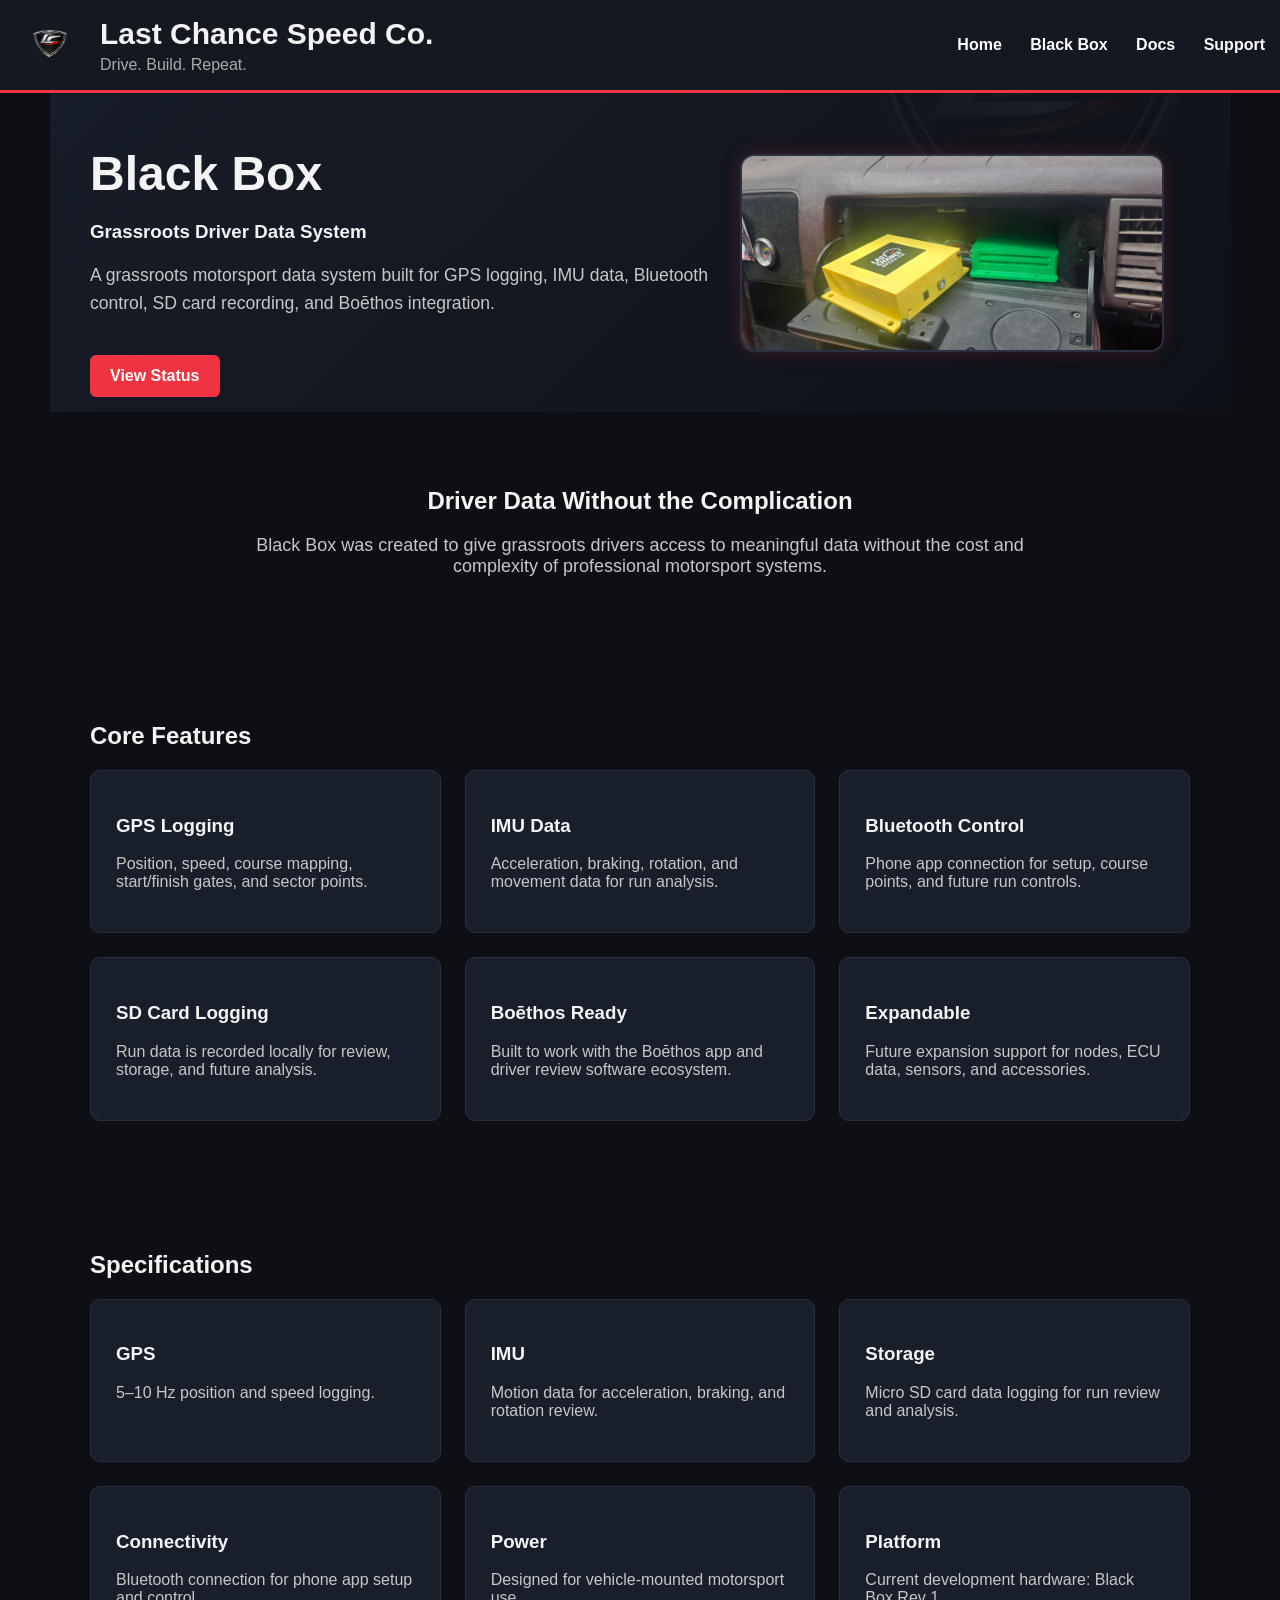
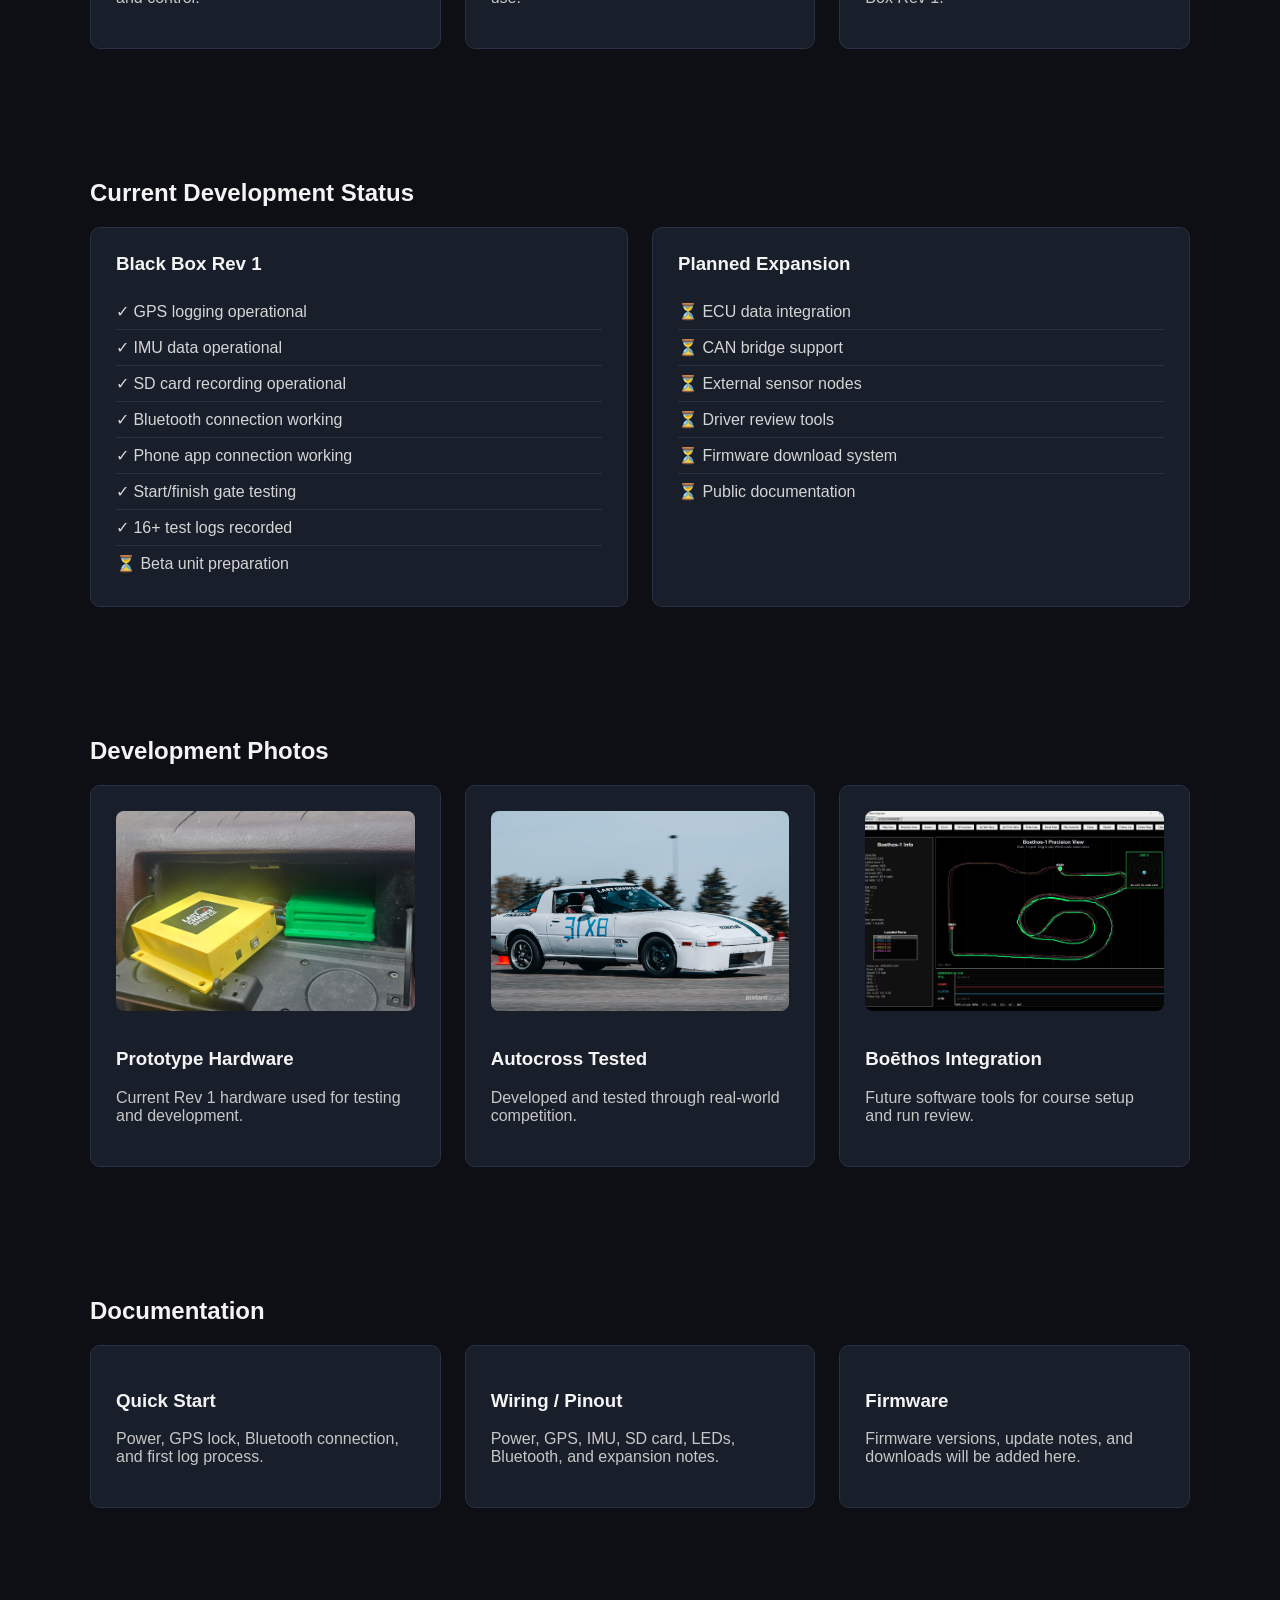
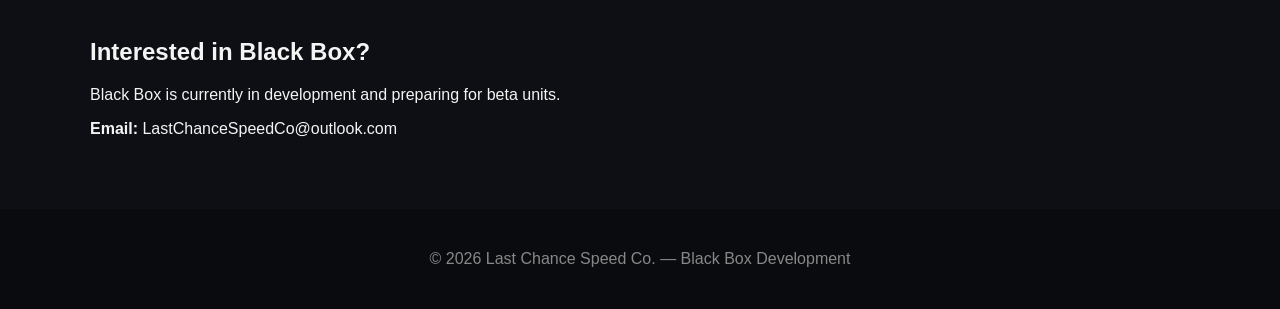
<file: blackbox.html>
<!DOCTYPE html>
<html lang="en">
<head>
  <meta charset="UTF-8" />
  <meta name="viewport" content="width=device-width, initial-scale=1.0" />
  <title>Black Box | Last Chance Speed Co.</title>
  <link rel="stylesheet" href="style.css" />
</head>

<body>

<header>
 <div class="logo">

    <img src="images/lcsc-logo.png"
         class="header-logo"
         alt="LCSC Logo">

    <div>
        <h1>Last Chance Speed Co.</h1>
        <p>Drive. Build. Repeat.</p>
    </div>

</div>

  <nav>
    <a href="index.html">Home</a>
    <a href="blackbox.html">Black Box</a>
    <a href="docs.html#docs">Docs</a>
    <a href="index.html#support">Support</a>
  </nav>
</header>

<section class="hero">
  <div class="hero-text">
    <h2>Black Box</h2>
    <h3>Grassroots Driver Data System</h3>
    <p>
      A grassroots motorsport data system built for GPS logging, IMU data,
      Bluetooth control, SD card recording, and Boēthos integration.
    </p>
    <a class="button" href="#status">View Status</a>
  </div>

  <div class="hero-image">
    <img src="images/blackbox.jpg" alt="Black Box Data Logger">
  </div>
</section>

<section class="about-intro">
  <h2>Driver Data Without the Complication</h2>
  <p>
    Black Box was created to give grassroots drivers access to meaningful data
    without the cost and complexity of professional motorsport systems.
  </p>
</section>

<section>
  <h2>Core Features</h2>

  <div class="cards">
    <div class="card">
      <h3>GPS Logging</h3>
      <p>Position, speed, course mapping, start/finish gates, and sector points.</p>
    </div>

    <div class="card">
      <h3>IMU Data</h3>
      <p>Acceleration, braking, rotation, and movement data for run analysis.</p>
    </div>

    <div class="card">
      <h3>Bluetooth Control</h3>
      <p>Phone app connection for setup, course points, and future run controls.</p>
    </div>

    <div class="card">
      <h3>SD Card Logging</h3>
      <p>Run data is recorded locally for review, storage, and future analysis.</p>
    </div>

    <div class="card">
      <h3>Boēthos Ready</h3>
      <p>Built to work with the Boēthos app and driver review software ecosystem.</p>
    </div>

    <div class="card">
      <h3>Expandable</h3>
      <p>Future expansion support for nodes, ECU data, sensors, and accessories.</p>
    </div>
  </div>
</section>

<section>
  <h2>Specifications</h2>

  <div class="cards">
    <div class="card">
      <h3>GPS</h3>
      <p>5–10 Hz position and speed logging.</p>
    </div>

    <div class="card">
      <h3>IMU</h3>
      <p>Motion data for acceleration, braking, and rotation review.</p>
    </div>

    <div class="card">
      <h3>Storage</h3>
      <p>Micro SD card data logging for run review and analysis.</p>
    </div>

    <div class="card">
      <h3>Connectivity</h3>
      <p>Bluetooth connection for phone app setup and control.</p>
    </div>

    <div class="card">
      <h3>Power</h3>
      <p>Designed for vehicle-mounted motorsport use.</p>
    </div>

    <div class="card">
      <h3>Platform</h3>
      <p>Current development hardware: Black Box Rev 1.</p>
    </div>
  </div>
</section>

<section id="status">
  <h2>Current Development Status</h2>

  <div class="status-grid">
    <div class="status-card">
      <h3>Black Box Rev 1</h3>
      <ul>
        <li>✓ GPS logging operational</li>
        <li>✓ IMU data operational</li>
        <li>✓ SD card recording operational</li>
        <li>✓ Bluetooth connection working</li>
        <li>✓ Phone app connection working</li>
        <li>✓ Start/finish gate testing</li>
        <li>✓ 16+ test logs recorded</li>
        <li>⏳ Beta unit preparation</li>
      </ul>
    </div>

    <div class="status-card">
      <h3>Planned Expansion</h3>
      <ul>
        <li>⏳ ECU data integration</li>
        <li>⏳ CAN bridge support</li>
        <li>⏳ External sensor nodes</li>
        <li>⏳ Driver review tools</li>
        <li>⏳ Firmware download system</li>
        <li>⏳ Public documentation</li>
      </ul>
    </div>
  </div>
</section>

<section>
  <h2>Development Photos</h2>

  <div class="cards">
    <div class="card">
      <img src="images/blackbox.jpg" alt="Black Box prototype">
      <h3>Prototype Hardware</h3>
      <p>Current Rev 1 hardware used for testing and development.</p>
    </div>

    <div class="card">
      <img src="images/rx7_1.png" alt="RX-7 test car">
      <h3>Autocross Tested</h3>
      <p>Developed and tested through real-world competition.</p>
    </div>

    <div class="card">
      <img src="images/boethos.jpg" alt="Boēthos software">
      <h3>Boēthos Integration</h3>
      <p>Future software tools for course setup and run review.</p>
    </div>
  </div>
</section>

<section>
  <h2>Documentation</h2>

  <div class="cards">
    <div class="card">
      <h3>Quick Start</h3>
      <p>Power, GPS lock, Bluetooth connection, and first log process.</p>
    </div>

    <div class="card">
      <h3>Wiring / Pinout</h3>
      <p>Power, GPS, IMU, SD card, LEDs, Bluetooth, and expansion notes.</p>
    </div>

    <div class="card">
      <h3>Firmware</h3>
      <p>Firmware versions, update notes, and downloads will be added here.</p>
    </div>
  </div>
</section>

<section id="support">
  <h2>Interested in Black Box?</h2>
  <p>Black Box is currently in development and preparing for beta units.</p>
  <p><strong>Email:</strong> LastChanceSpeedCo@outlook.com</p>
</section>

<footer>
  <p>© 2026 Last Chance Speed Co. — Black Box Development</p>
</footer>

</body>
</html>
</file>
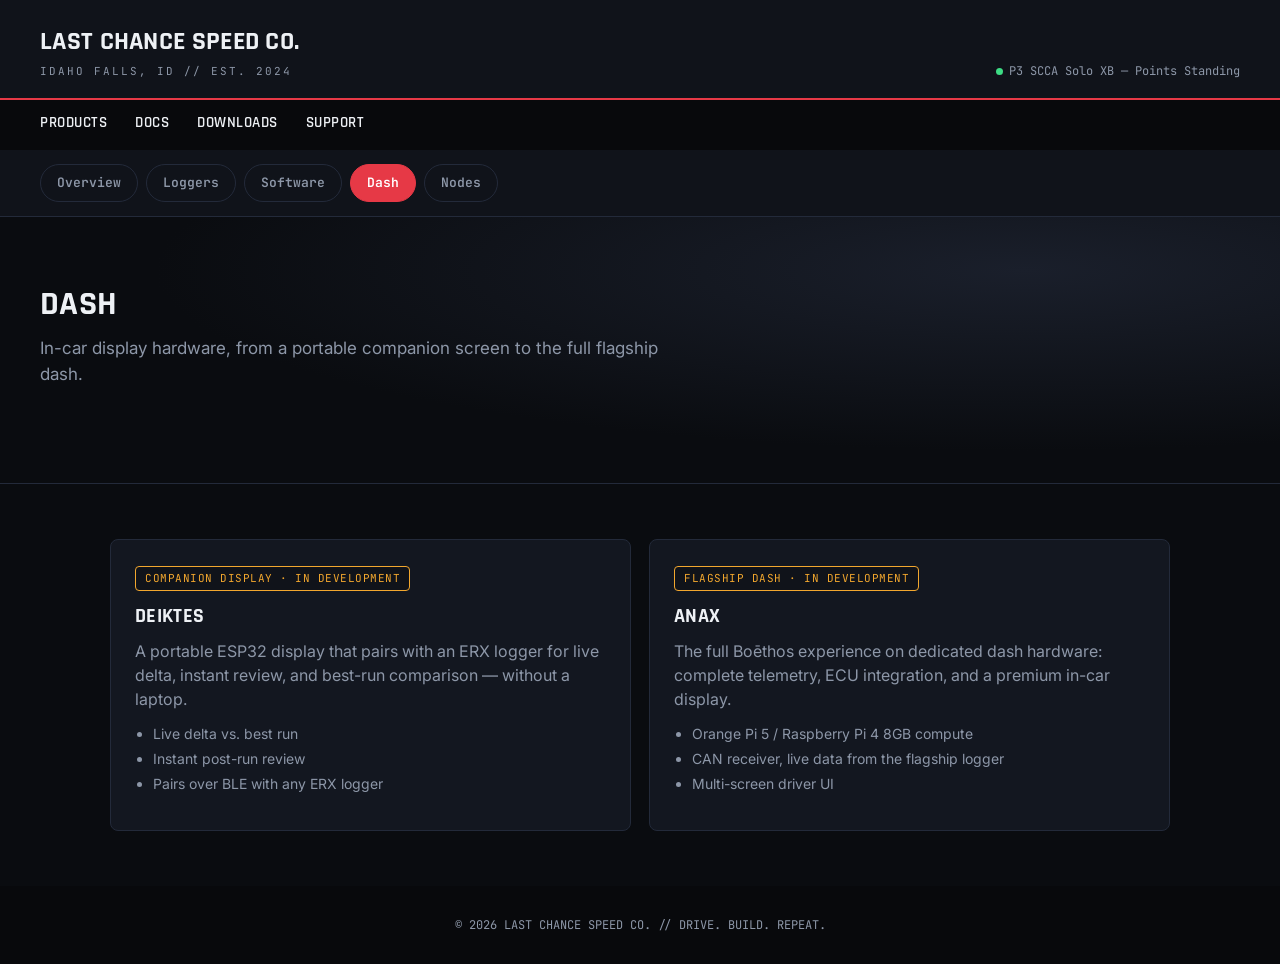
<file: dash.html>
<!DOCTYPE html>
<html lang="en">
<head>
  <meta charset="UTF-8" />
  <meta name="viewport" content="width=device-width, initial-scale=1.0" />
  <title>Dash — Last Chance Speed Co.</title>
  <link rel="preconnect" href="https://fonts.googleapis.com">
  <link rel="preconnect" href="https://fonts.gstatic.com" crossorigin>
  <link href="https://fonts.googleapis.com/css2?family=Rajdhani:wght@500;600;700&family=Inter:wght@400;500;600&family=JetBrains+Mono:wght@400;500&display=swap" rel="stylesheet">

  <style>
    :root {
      --bg: #0a0c10;
      --bg-raised: #10131a;
      --panel: #131720;
      --panel-border: #232a3a;
      --text: #eef1f5;
      --text-dim: #8d97a8;
      --accent: #e63946;
      --accent-dim: #7a2027;
      --amber: #f2a72e;
      --green: #3ddc84;
      --radius: 8px;
    }

    * { box-sizing: border-box; }

    body {
      margin: 0;
      font-family: 'Inter', sans-serif;
      background: var(--bg);
      color: var(--text);
      line-height: 1.5;
    }

    h1, h2, h3, .display {
      font-family: 'Rajdhani', sans-serif;
      font-weight: 700;
      letter-spacing: 0.3px;
      text-transform: uppercase;
    }

    .mono {
      font-family: 'JetBrains Mono', monospace;
    }

    header.site-header {
      display: flex;
      justify-content: space-between;
      align-items: flex-end;
      padding: 22px 40px 18px;
      background: var(--bg-raised);
      border-bottom: 2px solid var(--accent);
    }

    header.site-header a.brand {
      color: inherit;
      text-decoration: none;
    }

    header.site-header h1 {
      margin: 0;
      font-size: 26px;
    }

    header.site-header .eyebrow {
      margin: 2px 0 0;
      font-size: 11px;
      letter-spacing: 2px;
      color: var(--text-dim);
      font-family: 'JetBrains Mono', monospace;
      text-transform: uppercase;
    }

    header.site-header .status {
      text-align: right;
      font-family: 'JetBrains Mono', monospace;
      font-size: 12px;
      color: var(--text-dim);
    }

    header.site-header .status .dot {
      display: inline-block;
      width: 7px;
      height: 7px;
      border-radius: 50%;
      background: var(--green);
      margin-right: 6px;
      animation: pulse 2s infinite;
    }

    @keyframes pulse {
      0%, 100% { opacity: 1; }
      50% { opacity: 0.35; }
    }

    nav.main-nav {
      background: #08090c;
      padding: 12px 40px;
      display: flex;
      gap: 28px;
    }

    nav.main-nav a {
      color: var(--text);
      text-decoration: none;
      font-family: 'Rajdhani', sans-serif;
      font-weight: 600;
      font-size: 15px;
      letter-spacing: 0.5px;
      text-transform: uppercase;
      border-bottom: 2px solid transparent;
      padding-bottom: 2px;
    }

    nav.main-nav a:hover { border-color: var(--accent); }

    .subnav {
      background: var(--bg-raised);
      padding: 14px 40px;
      border-bottom: 1px solid var(--panel-border);
      display: flex;
      gap: 8px;
      flex-wrap: wrap;
    }

    .subnav a {
      color: var(--text-dim);
      text-decoration: none;
      font-weight: 600;
      font-size: 13px;
      font-family: 'JetBrains Mono', monospace;
      padding: 8px 16px;
      border-radius: 20px;
      border: 1px solid var(--panel-border);
    }

    .subnav a:hover { color: var(--text); border-color: var(--accent); }

    .subnav a.active {
      color: #fff;
      background: var(--accent);
      border-color: var(--accent);
    }

    .hero {
      position: relative;
      padding: 70px 40px;
      background: radial-gradient(ellipse at 80% 20%, #1a1f2b 0%, var(--bg) 60%);
      overflow: hidden;
      border-bottom: 1px solid var(--panel-border);
    }

    .hero-inner {
      max-width: 640px;
      position: relative;
      z-index: 2;
    }

    .hero h2 {
      font-size: 44px;
      line-height: 1.05;
      margin: 0 0 14px;
    }

    .hero.small h2 { font-size: 34px; }

    .hero p {
      font-size: 17px;
      color: var(--text-dim);
      max-width: 620px;
      margin: 0 0 26px;
    }

    .trace {
      position: absolute;
      right: -40px;
      top: 0;
      bottom: 0;
      width: 60%;
      max-width: 640px;
      opacity: 0.9;
      z-index: 1;
    }

    .trace path.line {
      fill: none;
      stroke: var(--accent);
      stroke-width: 2;
      stroke-dasharray: 1400;
      stroke-dashoffset: 1400;
      animation: draw 3.5s ease-out forwards;
    }

    .trace path.line.alt {
      stroke: var(--green);
      opacity: 0.5;
      animation-delay: 0.3s;
    }

    @keyframes draw {
      to { stroke-dashoffset: 0; }
    }

    .telemetry-readout {
      display: flex;
      gap: 30px;
      margin-top: 4px;
    }

    .telemetry-readout div {
      font-family: 'JetBrains Mono', monospace;
    }

    .telemetry-readout .label {
      font-size: 11px;
      color: var(--text-dim);
      letter-spacing: 1px;
    }

    .telemetry-readout .value {
      font-size: 20px;
      color: var(--text);
      font-weight: 500;
    }

    .telemetry-readout .value.accent { color: var(--accent); }
    .telemetry-readout .value.green { color: var(--green); }

    .button {
      display: inline-block;
      margin-top: 6px;
      margin-right: 12px;
      padding: 13px 24px;
      background: var(--accent);
      color: white;
      text-decoration: none;
      border-radius: var(--radius);
      font-family: 'Rajdhani', sans-serif;
      font-weight: 700;
      letter-spacing: 0.5px;
      text-transform: uppercase;
      font-size: 14px;
      border: 1px solid var(--accent);
    }

    .button.secondary {
      background: transparent;
      color: var(--text);
      border: 1px solid var(--panel-border);
    }

    .button.secondary:hover { border-color: var(--accent); }

    section {
      padding: 55px 40px;
      max-width: 1140px;
      margin: auto;
    }

    section > h2 {
      font-size: 26px;
      margin-bottom: 6px;
    }

    section > .section-sub {
      color: var(--text-dim);
      max-width: 640px;
      margin: 0 0 30px;
    }

    .cards {
      display: grid;
      grid-template-columns: repeat(auto-fit, minmax(260px, 1fr));
      gap: 18px;
    }

    .card {
      background: var(--panel);
      padding: 24px;
      border-radius: var(--radius);
      border: 1px solid var(--panel-border);
      transition: border-color 0.15s;
    }

    .card:hover { border-color: var(--accent-dim); }

    .card h3 {
      margin: 6px 0 8px;
      font-size: 20px;
    }

    .card p { color: var(--text-dim); margin: 0 0 12px; }

    .card ul {
      color: var(--text-dim);
      padding-left: 18px;
      margin: 12px 0;
      font-size: 14px;
    }

    .card ul li { margin-bottom: 4px; }

    .tag {
      display: inline-block;
      padding: 3px 9px;
      background: var(--bg-raised);
      color: var(--text-dim);
      border: 1px solid var(--panel-border);
      border-radius: 4px;
      font-family: 'JetBrains Mono', monospace;
      font-size: 11px;
      letter-spacing: 0.5px;
      text-transform: uppercase;
      margin-bottom: 4px;
    }

    .tag.live { color: var(--green); border-color: var(--green); }
    .tag.dev { color: var(--amber); border-color: var(--amber); }

    .beta-section {
      background: linear-gradient(135deg, #171214, #0d0f14);
      border-top: 1px solid var(--panel-border);
      border-bottom: 1px solid var(--panel-border);
    }

    .beta-grid {
      display: grid;
      grid-template-columns: 1fr 1fr;
      gap: 40px;
      align-items: start;
    }

    @media (max-width: 780px) {
      .beta-grid { grid-template-columns: 1fr; }
      .trace { display: none; }
      .hero h2 { font-size: 32px; }
    }

    .beta-copy h2 { font-size: 28px; margin-bottom: 10px; }
    .beta-copy p { color: var(--text-dim); }

    .beta-copy ul {
      color: var(--text-dim);
      padding-left: 18px;
      margin: 18px 0;
    }
    .beta-copy ul li { margin-bottom: 6px; }

    form.beta-form {
      background: var(--panel);
      border: 1px solid var(--panel-border);
      border-radius: var(--radius);
      padding: 26px;
    }

    form.beta-form label {
      display: block;
      font-family: 'JetBrains Mono', monospace;
      font-size: 11px;
      letter-spacing: 1px;
      text-transform: uppercase;
      color: var(--text-dim);
      margin: 14px 0 6px;
    }

    form.beta-form label:first-child { margin-top: 0; }

    form.beta-form input,
    form.beta-form select,
    form.beta-form textarea {
      width: 100%;
      background: var(--bg-raised);
      border: 1px solid var(--panel-border);
      border-radius: 6px;
      color: var(--text);
      padding: 10px 12px;
      font-family: 'Inter', sans-serif;
      font-size: 14px;
    }

    form.beta-form textarea { resize: vertical; min-height: 70px; }

    form.beta-form input:focus,
    form.beta-form select:focus,
    form.beta-form textarea:focus {
      outline: none;
      border-color: var(--accent);
    }

    form.beta-form button {
      margin-top: 20px;
      width: 100%;
      padding: 13px;
      background: var(--accent);
      color: white;
      border: none;
      border-radius: var(--radius);
      font-family: 'Rajdhani', sans-serif;
      font-weight: 700;
      letter-spacing: 0.5px;
      text-transform: uppercase;
      font-size: 15px;
      cursor: pointer;
    }

    form.beta-form button:hover { background: #d12d3a; }

    .form-note {
      font-size: 12px;
      color: var(--text-dim);
      margin-top: 12px;
    }

    footer {
      text-align: center;
      padding: 30px;
      background: #08090c;
      color: var(--text-dim);
      font-family: 'JetBrains Mono', monospace;
      font-size: 12px;
    }
  </style>
</head>

<body>

  <header class="site-header">
    <a class="brand" href="index.html">
      <h1>Last Chance Speed Co.</h1>
      <p class="eyebrow">Idaho Falls, ID // Est. 2024</p>
    </a>
    <div class="status">
      <span class="dot"></span>P3 SCCA Solo XB &mdash; Points Standing
    </div>
  </header>

  <nav class="main-nav">
    <a href="products.html">Products</a>
    <a href="index.html#docs">Docs</a>
    <a href="index.html#downloads">Downloads</a>
    <a href="index.html#support">Support</a>
  </nav>
  <div class="subnav">
    <a href="products.html">Overview</a>
    <a href="loggers.html">Loggers</a>
    <a href="software.html">Software</a>
    <a href="dash.html" class="active">Dash</a>
    <a href="nodes.html">Nodes</a>
  </div>

  <div class="hero small">
    <h2>Dash</h2>
    <p>In-car display hardware, from a portable companion screen to the full flagship dash.</p>
  </div>

  <section>
    <div class="cards">
      <div class="card">
        <span class="tag dev">Companion Display &middot; In Development</span>
        <h3>Deiktes</h3>
        <p>A portable ESP32 display that pairs with an ERX logger for live delta, instant review, and best-run comparison &mdash; without a laptop.</p>
        <ul>
          <li>Live delta vs. best run</li>
          <li>Instant post-run review</li>
          <li>Pairs over BLE with any ERX logger</li>
        </ul>
      </div>
      <div class="card">
        <span class="tag dev">Flagship Dash &middot; In Development</span>
        <h3>Anax</h3>
        <p>The full Bo&#275;thos experience on dedicated dash hardware: complete telemetry, ECU integration, and a premium in-car display.</p>
        <ul>
          <li>Orange Pi 5 / Raspberry Pi 4 8GB compute</li>
          <li>CAN receiver, live data from the flagship logger</li>
          <li>Multi-screen driver UI</li>
        </ul>
      </div>
    </div>
  </section>

  <footer>
    &copy; 2026 LAST CHANCE SPEED CO. // DRIVE. BUILD. REPEAT.
  </footer>

</body>
</html>
</file>
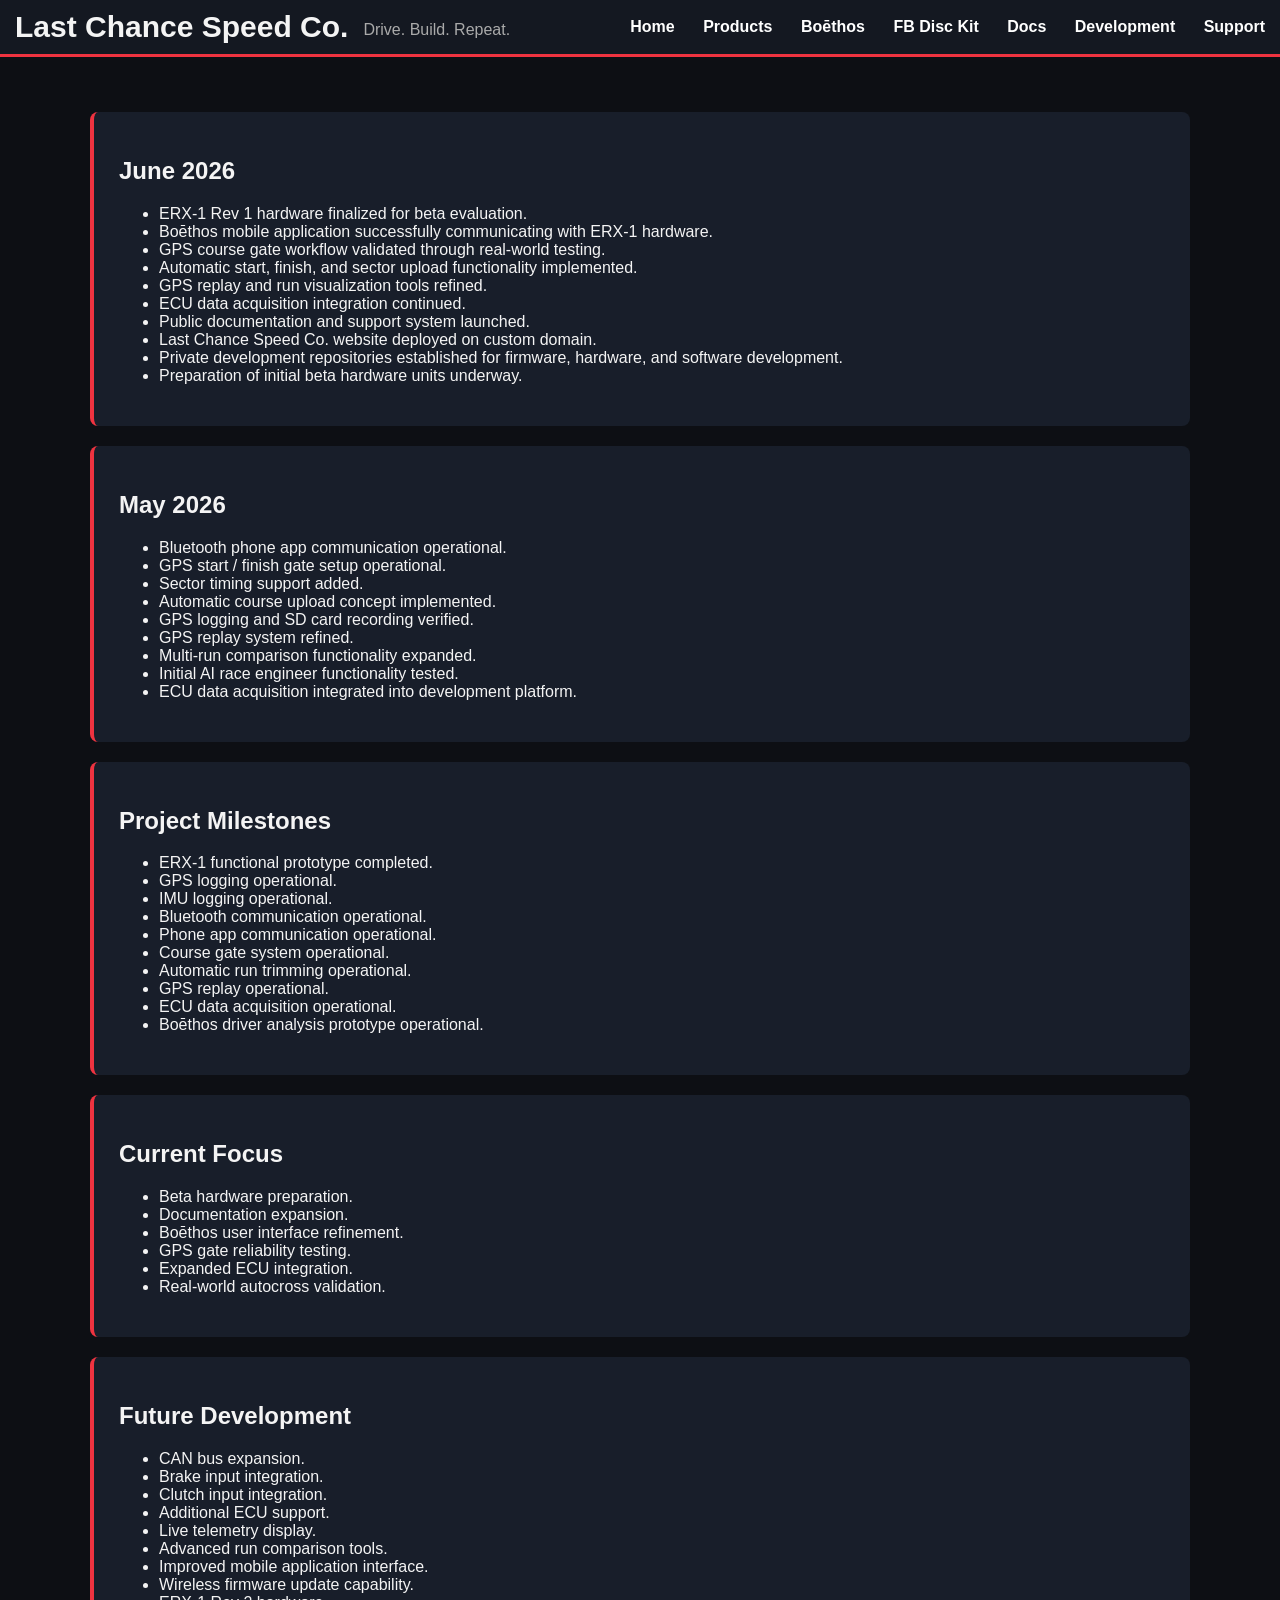
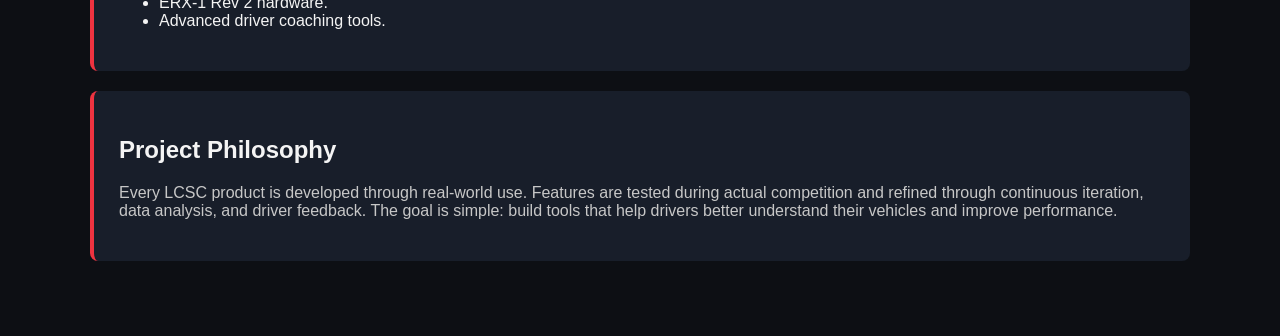
<file: development.html>
<!DOCTYPE html>
<html>
<head>
    <title>LCSC Development Log</title>
    <link rel="stylesheet" href="style.css">
</head>

<body>

<header>

<div class="logo">
    <h1>Last Chance Speed Co.</h1>
    <p>Drive. Build. Repeat.</p>
</div>

<nav>
    <a href="index.html">Home</a>
    <a href="products.html">Products</a>
    <a href="boethos.html">Boēthos</a>
    <a href="fbdisc.html">FB Disc Kit</a>
    <a href="docs.html">Docs</a>
    <a href="development.html">Development</a>
    <a href="index.html#support">Support</a>
</nav>

</header>

<section class="content">

<div class="dev-log">

<h2>June 2026</h2>

<ul>
<li>ERX-1 Rev 1 hardware finalized for beta evaluation.</li>
<li>Boēthos mobile application successfully communicating with ERX-1 hardware.</li>
<li>GPS course gate workflow validated through real-world testing.</li>
<li>Automatic start, finish, and sector upload functionality implemented.</li>
<li>GPS replay and run visualization tools refined.</li>
<li>ECU data acquisition integration continued.</li>
<li>Public documentation and support system launched.</li>
<li>Last Chance Speed Co. website deployed on custom domain.</li>
<li>Private development repositories established for firmware, hardware, and software development.</li>
<li>Preparation of initial beta hardware units underway.</li>
</ul>


</div>

<div class="dev-log">

<h2>May 2026</h2>

<ul>
<li>Bluetooth phone app communication operational.</li>
<li>GPS start / finish gate setup operational.</li>
<li>Sector timing support added.</li>
<li>Automatic course upload concept implemented.</li>
<li>GPS logging and SD card recording verified.</li>
<li>GPS replay system refined.</li>
<li>Multi-run comparison functionality expanded.</li>
<li>Initial AI race engineer functionality tested.</li>
<li>ECU data acquisition integrated into development platform.</li>
</ul>

</div>

<div class="dev-log">

<h2>Project Milestones</h2>

<ul>
<li>ERX-1 functional prototype completed.</li>
<li>GPS logging operational.</li>
<li>IMU logging operational.</li>
<li>Bluetooth communication operational.</li>
<li>Phone app communication operational.</li>
<li>Course gate system operational.</li>
<li>Automatic run trimming operational.</li>
<li>GPS replay operational.</li>
<li>ECU data acquisition operational.</li>
<li>Boēthos driver analysis prototype operational.</li>
</ul>

</div>

<div class="dev-log">

<h2>Current Focus</h2>

<ul>
<li>Beta hardware preparation.</li>
<li>Documentation expansion.</li>
<li>Boēthos user interface refinement.</li>
<li>GPS gate reliability testing.</li>
<li>Expanded ECU integration.</li>
<li>Real-world autocross validation.</li>
</ul>

</div>

<div class="dev-log">

<h2>Future Development</h2>

<ul>
<li>CAN bus expansion.</li>
<li>Brake input integration.</li>
<li>Clutch input integration.</li>
<li>Additional ECU support.</li>
<li>Live telemetry display.</li>
<li>Advanced run comparison tools.</li>
<li>Improved mobile application interface.</li>
<li>Wireless firmware update capability.</li>
<li>ERX-1 Rev 2 hardware.</li>
<li>Advanced driver coaching tools.</li>
</ul>

</div>

<div class="dev-log">

<h2>Project Philosophy</h2>

<p>
Every LCSC product is developed through real-world use. Features are tested
during actual competition and refined through continuous iteration, data
analysis, and driver feedback. The goal is simple: build tools that help
drivers better understand their vehicles and improve performance.
</p>

</div>

</section>

</body>
</html>
</file>
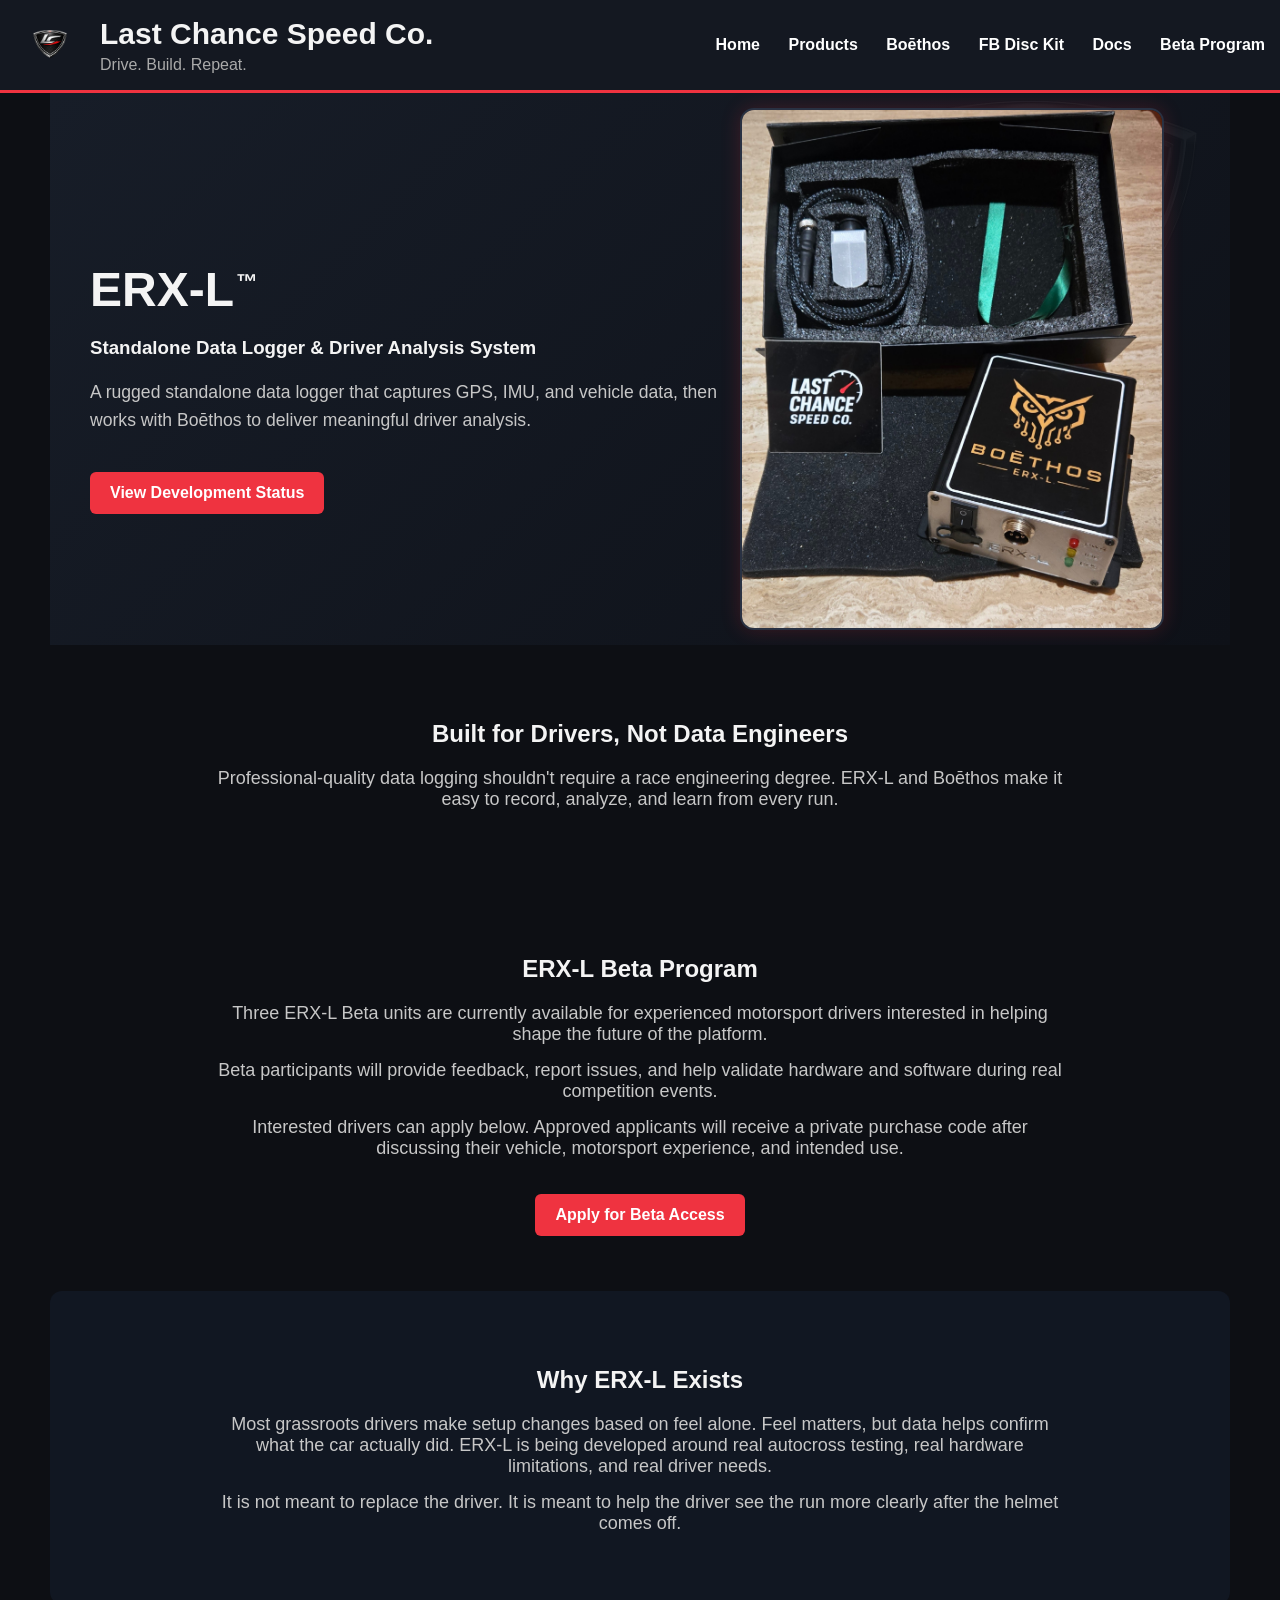
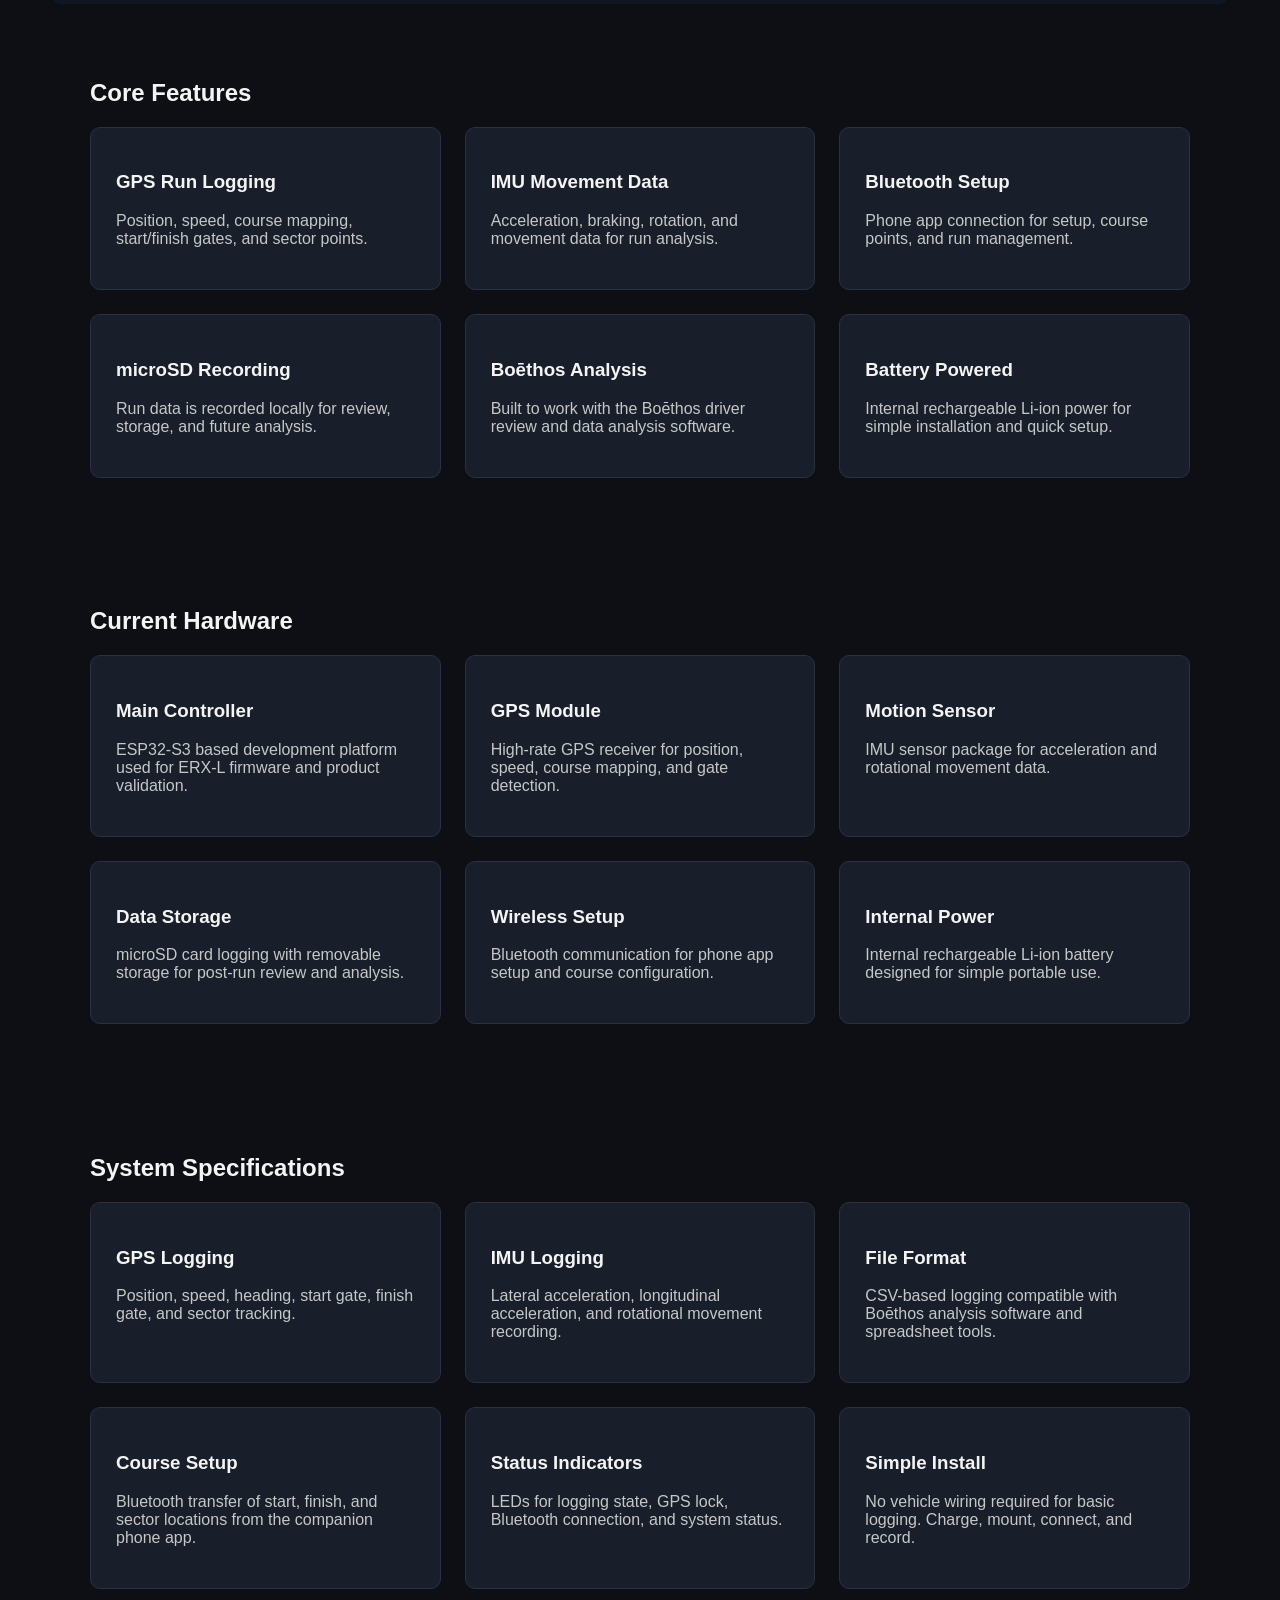
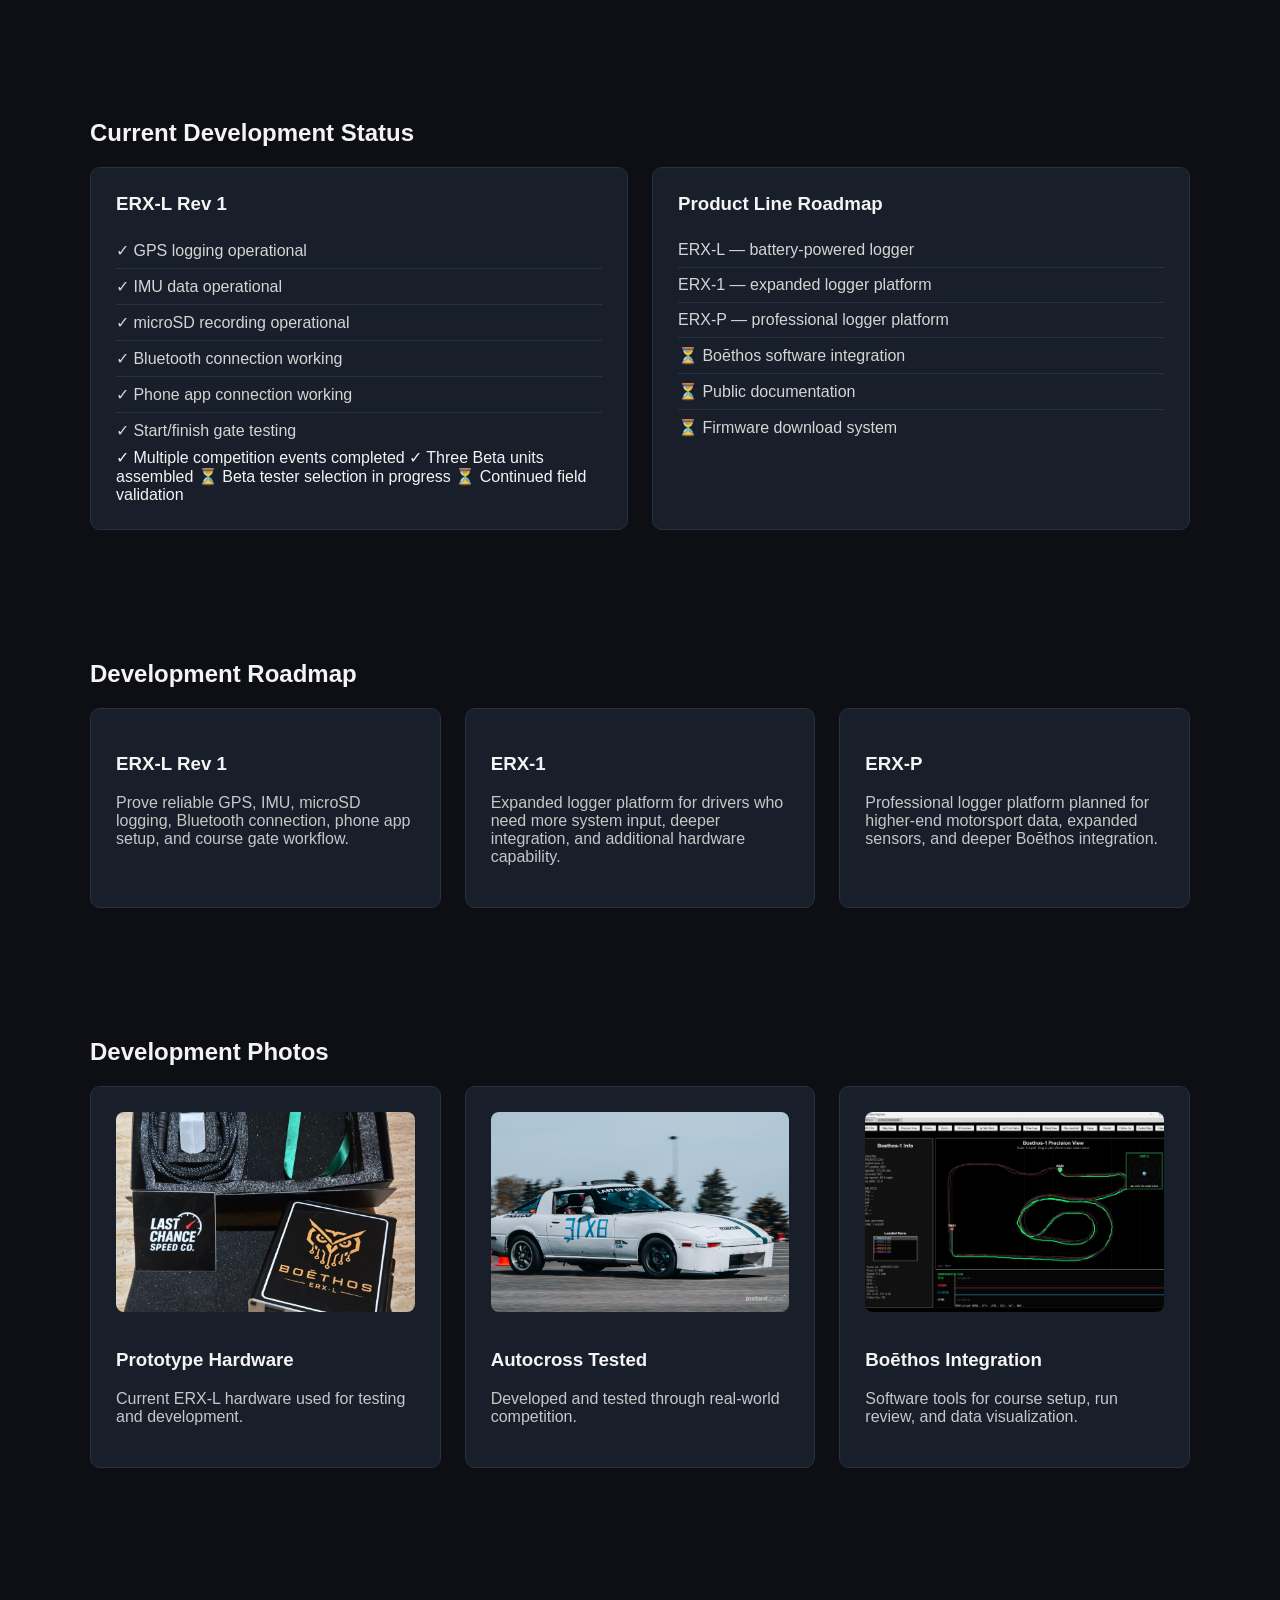
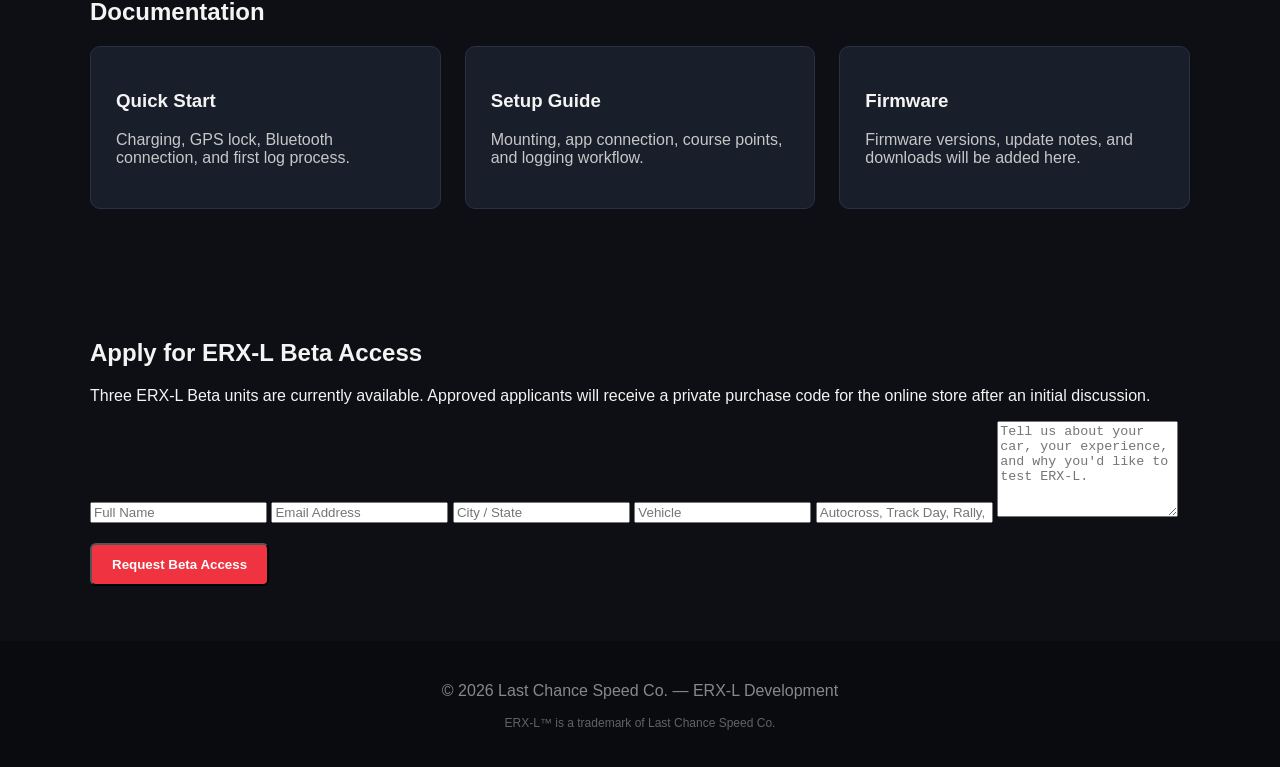
<file: erx-1.html>
<!DOCTYPE html>
<html lang="en">
<head>
  <meta charset="UTF-8" />
  <meta name="viewport" content="width=device-width, initial-scale=1.0" />
  <title>ERX-L | Last Chance Speed Co.</title>
  <link rel="stylesheet" href="style.css" />
</head>

<body>

<header>
  <div class="logo">
    <img src="images/lcsc-logo.png" class="header-logo" alt="LCSC Logo">
    <div>
      <h1>Last Chance Speed Co.</h1>
      <p>Drive. Build. Repeat.</p>
    </div>
  </div>

  <nav>
    <a href="index.html">Home</a>
    <a href="products.html">Products</a>
    <a href="boethos.html">Boēthos</a>
    <a href="fbdisc.html">FB Disc Kit</a>
    <a href="docs.html">Docs</a>
    <a href="#beta">Beta Program</a>
  </nav>
</header>

<section class="hero">
  <div class="hero-text">
    <h2>ERX-L<sup>™</sup></h2>
    <h3>Standalone Data Logger & Driver Analysis System</h3>
    <p>
      A rugged standalone data logger that captures GPS, IMU, and vehicle data, then works with Boēthos to deliver meaningful driver analysis.
    </p>
    <a class="button" href="#status">View Development Status</a>
  </div>

  <div class="hero-image">
    <img src="images/ERX-L.jpg" alt="ERX-L Data Logger">
  </div>
</section>

<section class="about-intro">
  <h2>Built for Drivers, Not Data Engineers</h2>
  <p>
  <p>
Professional-quality data logging shouldn't require a race engineering degree.
ERX-L and Boēthos make it easy to record, analyze, and learn from every run.
</p>
  </p>
</section>

<section class="about-intro">

<h2>ERX-L Beta Program</h2>

<p>
Three ERX-L Beta units are currently available for experienced motorsport
drivers interested in helping shape the future of the platform.
</p>

<p>
Beta participants will provide feedback, report issues, and help validate
hardware and software during real competition events.
</p>

<p>
Interested drivers can apply below. Approved applicants will receive a
private purchase code after discussing their vehicle, motorsport
experience, and intended use.
</p>

<a class="button" href="#beta">Apply for Beta Access</a>

</section>

<section class="about-founder">
  <h2>Why ERX-L Exists</h2>
  <p>
    Most grassroots drivers make setup changes based on feel alone. Feel matters,
    but data helps confirm what the car actually did. ERX-L is being developed
    around real autocross testing, real hardware limitations, and real driver needs.
  </p>

  <p>
    It is not meant to replace the driver. It is meant to help the driver see the run
    more clearly after the helmet comes off.
  </p>
</section>

<section>
  <h2>Core Features</h2>

  <div class="cards">
    <div class="card">
      <h3>GPS Run Logging</h3>
      <p>Position, speed, course mapping, start/finish gates, and sector points.</p>
    </div>

    <div class="card">
      <h3>IMU Movement Data</h3>
      <p>Acceleration, braking, rotation, and movement data for run analysis.</p>
    </div>

    <div class="card">
      <h3>Bluetooth Setup</h3>
      <p>Phone app connection for setup, course points, and run management.</p>
    </div>

    <div class="card">
      <h3>microSD Recording</h3>
      <p>Run data is recorded locally for review, storage, and future analysis.</p>
    </div>

    <div class="card">
      <h3>Boēthos Analysis</h3>
      <p>Built to work with the Boēthos driver review and data analysis software.</p>
    </div>

    <div class="card">
      <h3>Battery Powered</h3>
      <p>Internal rechargeable Li-ion power for simple installation and quick setup.</p>
    </div>
  </div>
</section>

<section>
  <h2>Current Hardware</h2>

  <div class="cards">
    <div class="card">
      <h3>Main Controller</h3>
      <p>
        ESP32-S3 based development platform used for ERX-L firmware and product validation.
      </p>
    </div>

    <div class="card">
      <h3>GPS Module</h3>
      <p>
        High-rate GPS receiver for position, speed, course mapping, and gate detection.
      </p>
    </div>

    <div class="card">
      <h3>Motion Sensor</h3>
      <p>
        IMU sensor package for acceleration and rotational movement data.
      </p>
    </div>

    <div class="card">
      <h3>Data Storage</h3>
      <p>
        microSD card logging with removable storage for post-run review and analysis.
      </p>
    </div>

    <div class="card">
      <h3>Wireless Setup</h3>
      <p>
        Bluetooth communication for phone app setup and course configuration.
      </p>
    </div>

    <div class="card">
      <h3>Internal Power</h3>
      <p>
        Internal rechargeable Li-ion battery designed for simple portable use.
      </p>
    </div>
  </div>
</section>

<section>
  <h2>System Specifications</h2>

  <div class="cards">
    <div class="card">
      <h3>GPS Logging</h3>
      <p>
        Position, speed, heading, start gate, finish gate, and sector tracking.
      </p>
    </div>

    <div class="card">
      <h3>IMU Logging</h3>
      <p>
        Lateral acceleration, longitudinal acceleration, and rotational movement recording.
      </p>
    </div>

    <div class="card">
      <h3>File Format</h3>
      <p>
        CSV-based logging compatible with Boēthos analysis software and spreadsheet tools.
      </p>
    </div>

    <div class="card">
      <h3>Course Setup</h3>
      <p>
        Bluetooth transfer of start, finish, and sector locations from the companion phone app.
      </p>
    </div>

    <div class="card">
      <h3>Status Indicators</h3>
      <p>
        LEDs for logging state, GPS lock, Bluetooth connection, and system status.
      </p>
    </div>

    <div class="card">
      <h3>Simple Install</h3>
      <p>
        No vehicle wiring required for basic logging. Charge, mount, connect, and record.
      </p>
    </div>
  </div>
</section>

<section id="status">
  <h2>Current Development Status</h2>

  <div class="status-grid">
    <div class="status-card">
      <h3>ERX-L Rev 1</h3>
      <ul>
        <li>✓ GPS logging operational</li>
        <li>✓ IMU data operational</li>
        <li>✓ microSD recording operational</li>
        <li>✓ Bluetooth connection working</li>
        <li>✓ Phone app connection working</li>
        <li>✓ Start/finish gate testing</li>
        ✓ Multiple competition events completed
	✓ Three Beta units assembled
	⏳ Beta tester selection in progress
	⏳ Continued field validation
      </ul>
    </div>

    <div class="status-card">
      <h3>Product Line Roadmap</h3>
      <ul>
        <li>ERX-L — battery-powered logger</li>
        <li>ERX-1 — expanded logger platform</li>
        <li>ERX-P — professional logger platform</li>
        <li>⏳ Boēthos software integration</li>
        <li>⏳ Public documentation</li>
        <li>⏳ Firmware download system</li>
      </ul>
    </div>
  </div>
</section>

<section>
  <h2>Development Roadmap</h2>

  <div class="cards">
    <div class="card">
      <h3>ERX-L Rev 1</h3>
      <p>
        Prove reliable GPS, IMU, microSD logging, Bluetooth connection,
        phone app setup, and course gate workflow.
      </p>
    </div>

    <div class="card">
      <h3>ERX-1</h3>
      <p>
        Expanded logger platform for drivers who need more system input,
        deeper integration, and additional hardware capability.
      </p>
    </div>

    <div class="card">
      <h3>ERX-P</h3>
      <p>
        Professional logger platform planned for higher-end motorsport data,
        expanded sensors, and deeper Boēthos integration.
      </p>
    </div>
  </div>
</section>

<section>
  <h2>Development Photos</h2>

  <div class="cards">
    <div class="card">
      <img src="images/ERX-L.jpg" alt="ERX-L prototype">
      <h3>Prototype Hardware</h3>
      <p>Current ERX-L hardware used for testing and development.</p>
    </div>

    <div class="card">
      <img src="images/rx7_1.png" alt="RX-7 test car">
      <h3>Autocross Tested</h3>
      <p>Developed and tested through real-world competition.</p>
    </div>

    <div class="card">
      <img src="images/boethos.jpg" alt="Boēthos software">
      <h3>Boēthos Integration</h3>
      <p>Software tools for course setup, run review, and data visualization.</p>
    </div>
  </div>
</section>

<section>
  <h2>Documentation</h2>

  <div class="cards">
    <div class="card">
      <h3>Quick Start</h3>
      <p>Charging, GPS lock, Bluetooth connection, and first log process.</p>
    </div>

    <div class="card">
      <h3>Setup Guide</h3>
      <p>Mounting, app connection, course points, and logging workflow.</p>
    </div>

    <div class="card">
      <h3>Firmware</h3>
      <p>Firmware versions, update notes, and downloads will be added here.</p>
    </div>
  </div>
</section>

<section id="beta">

<h2>Apply for ERX-L Beta Access</h2>

<p>
Three ERX-L Beta units are currently available.

Approved applicants will receive a private purchase code for the online
store after an initial discussion.
</p>

<form action="https://formsubmit.co/LastChanceSpeedCo@outlook.com"
      method="POST">

<input type="text"
       name="Name"
       placeholder="Full Name"
       required>

<input type="email"
       name="Email"
       placeholder="Email Address"
       required>

<input type="text"
       name="Location"
       placeholder="City / State">

<input type="text"
       name="Vehicle"
       placeholder="Vehicle">

<input type="text"
       name="Motorsport"
       placeholder="Autocross, Track Day, Rally, etc.">

<textarea
name="Message"
rows="6"
placeholder="Tell us about your car, your experience, and why you'd like to test ERX-L."
required></textarea>

<button class="button" type="submit">
Request Beta Access
</button>

<input type="hidden"
name="_subject"
value="New ERX-L Beta Application">

<input type="hidden"
name="_captcha"
value="false">

<input type="hidden"
       name="_subject"
       value="New ERX-L Beta Application">

<input type="hidden"
       name="_captcha"
       value="false">

<input type="hidden"
       name="_next"
       value="https://www.lastchancespeedco.com/thanks.html">

</form>

</section>

<footer>
  <p>© 2026 Last Chance Speed Co. — ERX-L Development</p>
  <p class="trademark-line">
    ERX-L™ is a trademark of Last Chance Speed Co.
  </p>
</footer>

</body>
</html>
</file>
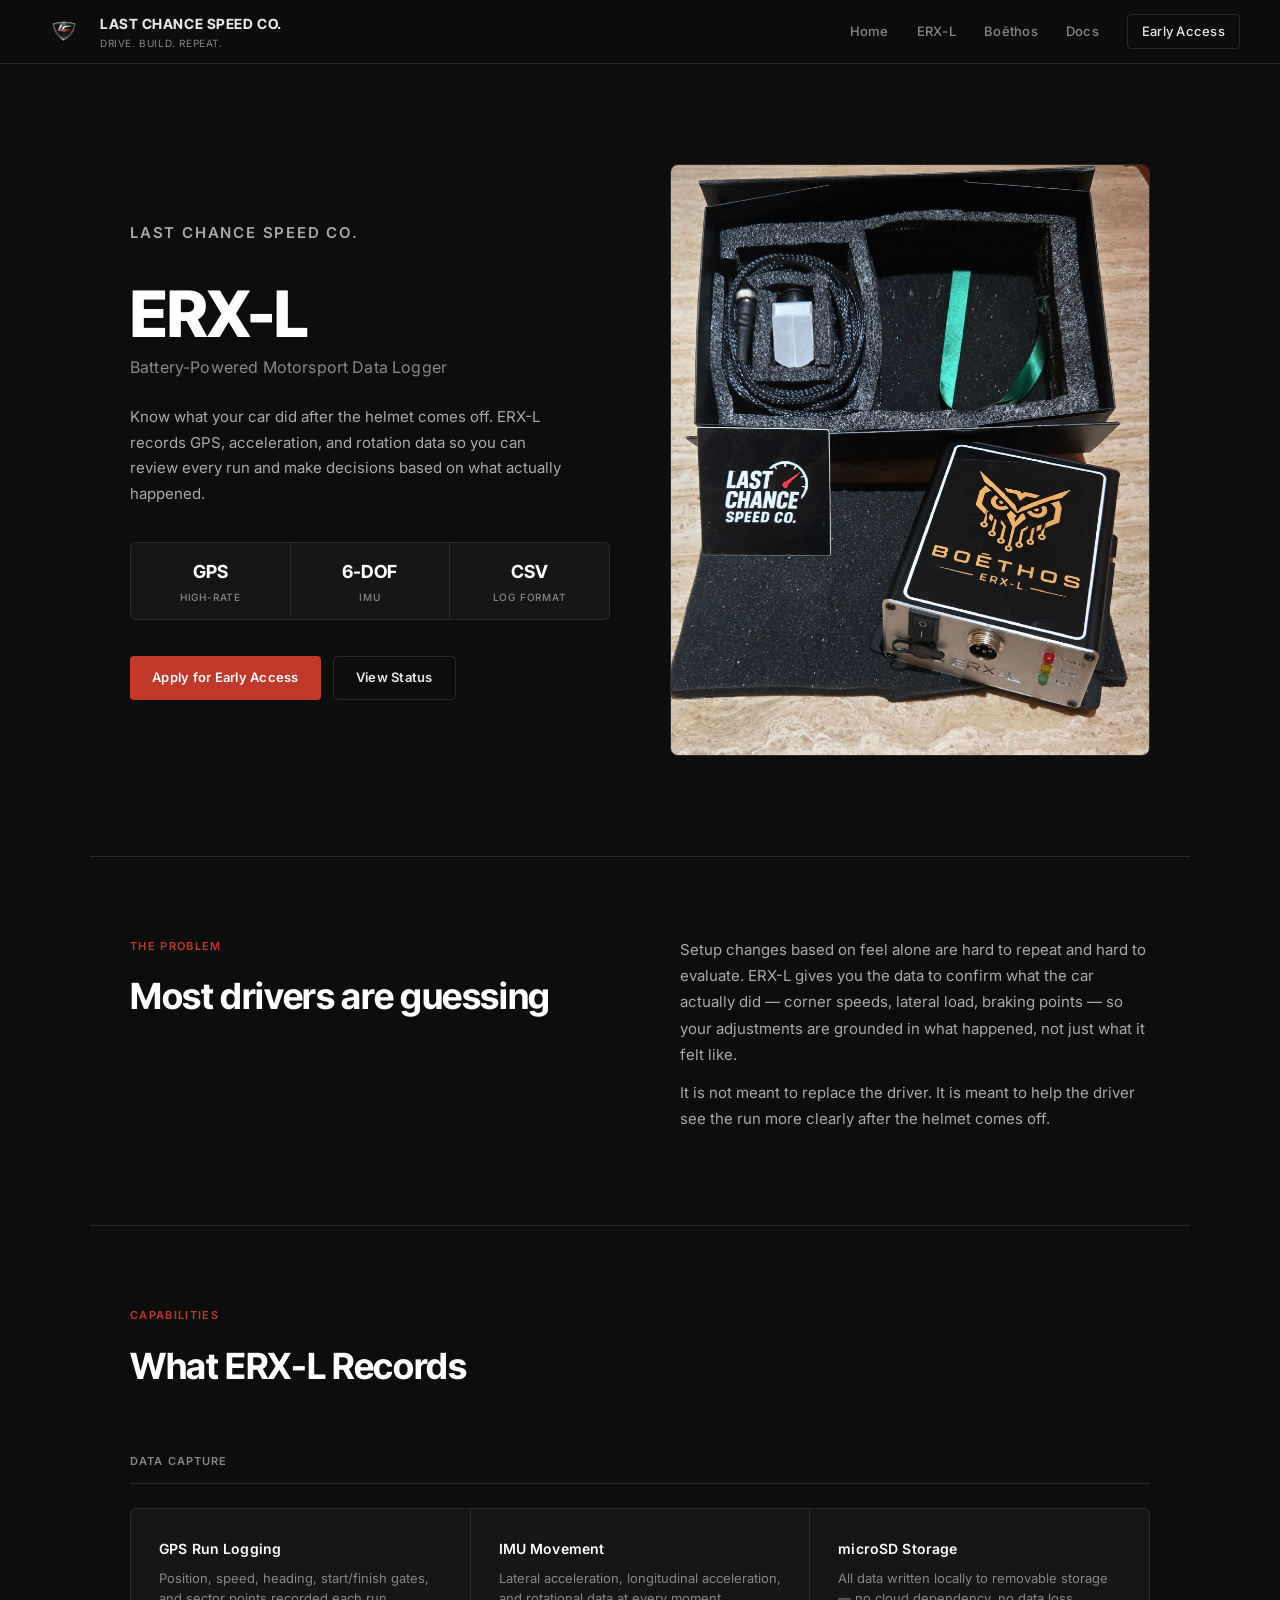
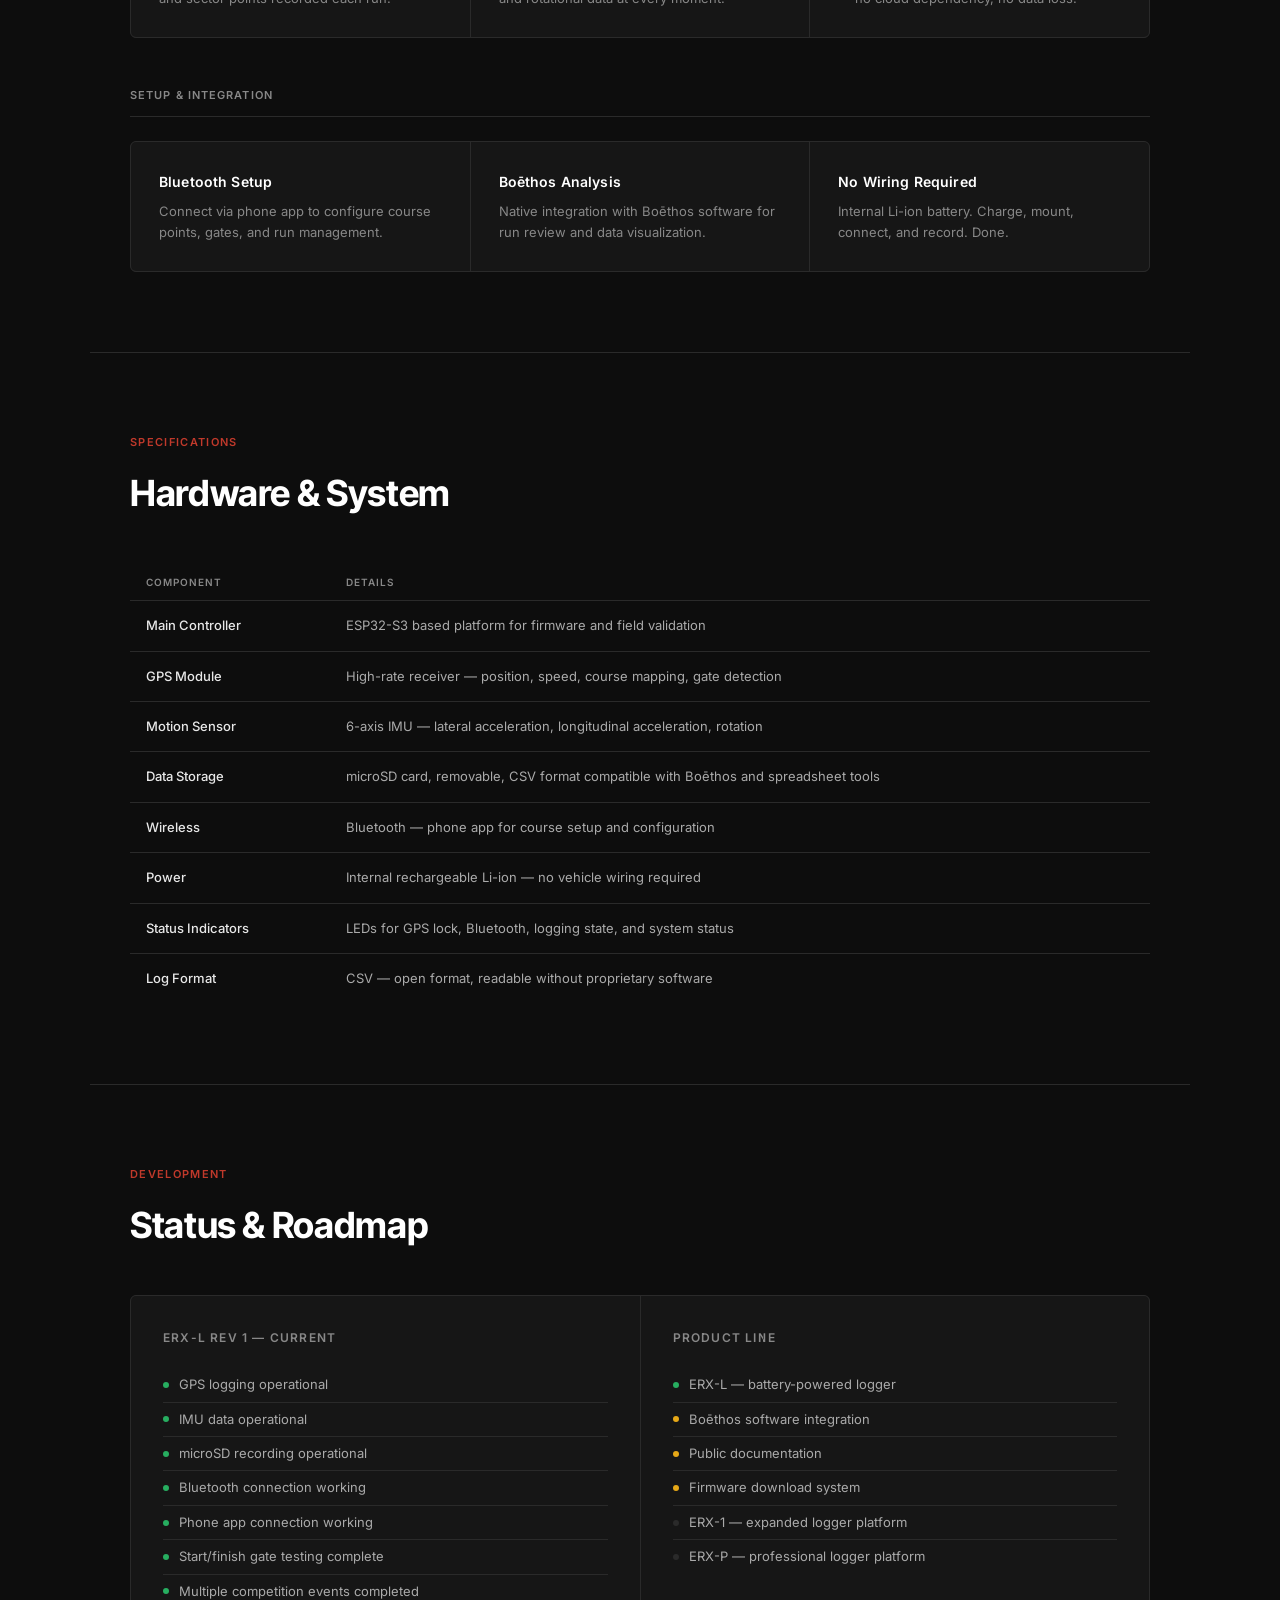
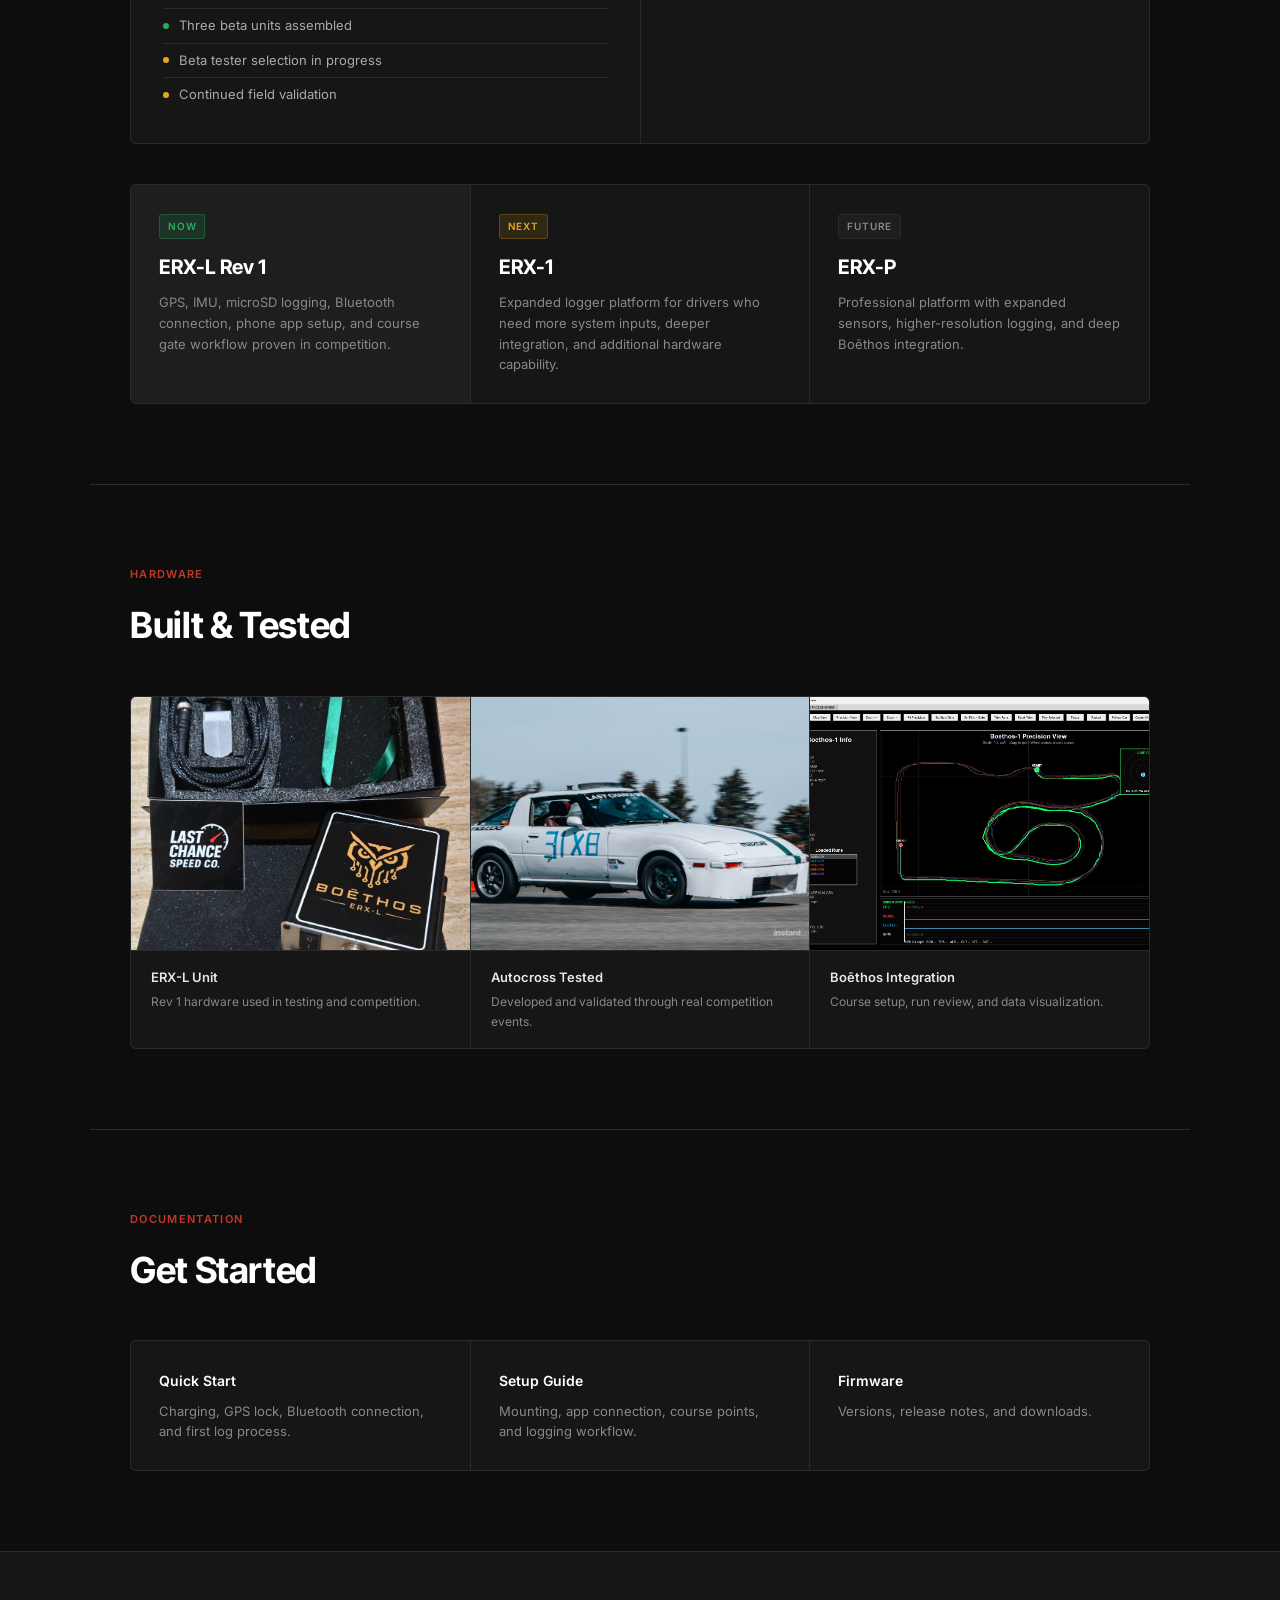
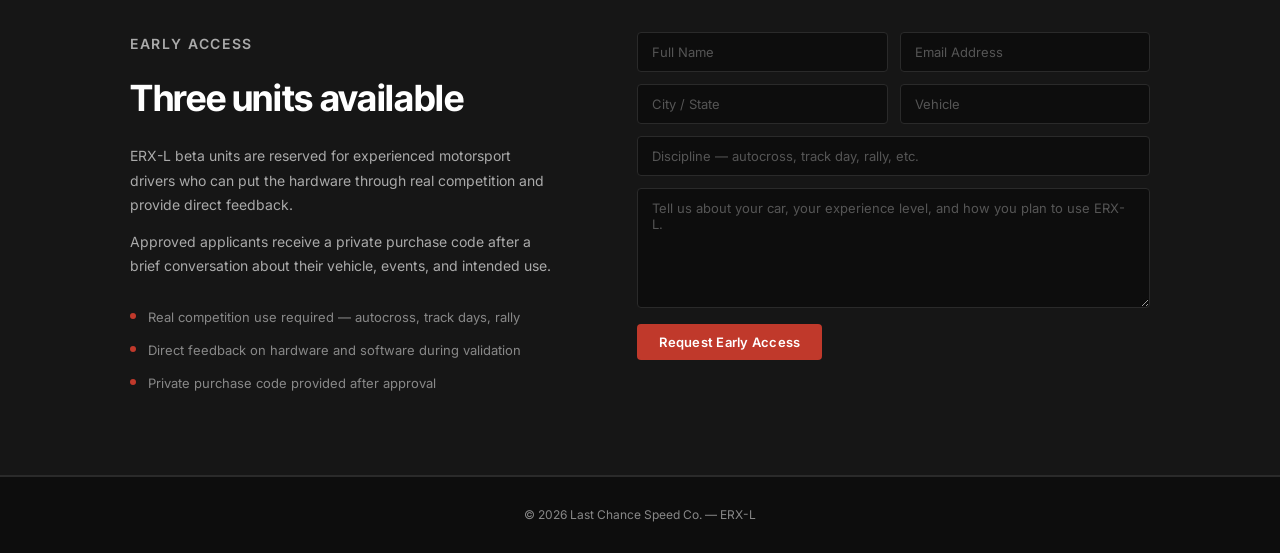
<file: erx-l.html>
<!DOCTYPE html>
<html lang="en">
<head>
  <meta charset="UTF-8" />
  <meta name="viewport" content="width=device-width, initial-scale=1.0" />
  <title>ERX-L | Last Chance Speed Co.</title>
  <link rel="preconnect" href="https://fonts.googleapis.com">
  <link rel="preconnect" href="https://fonts.gstatic.com" crossorigin>
  <link href="https://fonts.googleapis.com/css2?family=Inter:wght@300;400;500;600;700&family=Inter+Tight:wght@600;700;800&display=swap" rel="stylesheet">
  <style>
    *, *::before, *::after { box-sizing: border-box; margin: 0; padding: 0; }

    :root {
      --bg:        #0d0d0d;
      --surface:   #161616;
      --surface2:  #1e1e1e;
      --border:    #2a2a2a;
      --text:      #e8e8e8;
      --muted:     #888;
      --accent:    #c0392b;
      --accent-h:  #a93226;
      --green:     #27ae60;
    }

    html { scroll-behavior: smooth; }

    body {
      background: var(--bg);
      color: var(--text);
      font-family: 'Inter', sans-serif;
      font-size: 15px;
      line-height: 1.65;
      -webkit-font-smoothing: antialiased;
    }

    /* ── HEADER ── */
    header {
      display: flex;
      align-items: center;
      justify-content: space-between;
      padding: 0 40px;
      height: 64px;
      border-bottom: 1px solid var(--border);
      position: sticky;
      top: 0;
      background: rgba(13,13,13,0.92);
      backdrop-filter: blur(12px);
      z-index: 100;
    }

    .logo {
      display: flex;
      align-items: center;
      gap: 12px;
      text-decoration: none;
    }

    .header-logo {
      height: 32px;
      width: auto;
    }

    .logo-text h1 {
      font-family: 'Inter Tight', sans-serif;
      font-size: 14px;
      font-weight: 700;
      letter-spacing: 0.04em;
      text-transform: uppercase;
      color: var(--text);
    }

    .logo-text p {
      font-size: 10px;
      font-weight: 400;
      color: var(--muted);
      letter-spacing: 0.06em;
      text-transform: uppercase;
    }

    nav {
      display: flex;
      align-items: center;
      gap: 28px;
    }

    nav a {
      font-size: 13px;
      font-weight: 500;
      color: var(--muted);
      text-decoration: none;
      letter-spacing: 0.02em;
      transition: color 0.15s;
    }

    nav a:hover { color: var(--text); }

    nav a.nav-cta {
      color: var(--text);
      border: 1px solid var(--border);
      padding: 6px 14px;
      border-radius: 4px;
      transition: border-color 0.15s, color 0.15s;
    }

    nav a.nav-cta:hover {
      border-color: var(--muted);
    }

    /* ── HERO ── */
    .hero {
      display: grid;
      grid-template-columns: 1fr 1fr;
      gap: 60px;
      align-items: center;
      max-width: 1100px;
      margin: 0 auto;
      padding: 100px 40px;
    }

    .hero-eyebrow {
      font-size: 11px;
      font-weight: 600;
      letter-spacing: 0.12em;
      text-transform: uppercase;
      color: var(--accent);
      margin-bottom: 16px;
    }

    .hero-text h2 {
      font-family: 'Inter Tight', sans-serif;
      font-size: clamp(42px, 6vw, 64px);
      font-weight: 800;
      line-height: 1.0;
      letter-spacing: -0.02em;
      color: #fff;
      margin-bottom: 8px;
    }

    .hero-text h3 {
      font-size: 16px;
      font-weight: 400;
      color: var(--muted);
      margin-bottom: 24px;
      letter-spacing: 0.01em;
    }

    .hero-text p {
      font-size: 15px;
      color: #aaa;
      margin-bottom: 36px;
      max-width: 440px;
      line-height: 1.7;
    }

    .hero-specs {
      display: grid;
      grid-template-columns: repeat(3, 1fr);
      gap: 1px;
      background: var(--border);
      border: 1px solid var(--border);
      border-radius: 6px;
      overflow: hidden;
      margin-bottom: 36px;
    }

    .hero-spec {
      background: var(--surface);
      padding: 14px 16px;
      text-align: center;
    }

    .hero-spec .val {
      font-family: 'Inter Tight', sans-serif;
      font-size: 18px;
      font-weight: 700;
      color: #fff;
      display: block;
    }

    .hero-spec .lbl {
      font-size: 10px;
      font-weight: 500;
      color: var(--muted);
      text-transform: uppercase;
      letter-spacing: 0.08em;
      display: block;
      margin-top: 2px;
    }

    .btn-row {
      display: flex;
      gap: 12px;
      flex-wrap: wrap;
    }

    .btn {
      display: inline-flex;
      align-items: center;
      gap: 6px;
      padding: 10px 22px;
      border-radius: 4px;
      font-size: 13px;
      font-weight: 600;
      text-decoration: none;
      letter-spacing: 0.02em;
      transition: all 0.15s;
      cursor: pointer;
      border: none;
    }

    .btn-primary {
      background: var(--accent);
      color: #fff;
    }

    .btn-primary:hover { background: var(--accent-h); }

    .btn-secondary {
      background: transparent;
      color: var(--text);
      border: 1px solid var(--border);
    }

    .btn-secondary:hover { border-color: var(--muted); }

    .hero-image img {
      width: 100%;
      border-radius: 8px;
      border: 1px solid var(--border);
      display: block;
    }

    .hero-image .img-placeholder {
      width: 100%;
      aspect-ratio: 4/3;
      background: var(--surface);
      border: 1px solid var(--border);
      border-radius: 8px;
      display: flex;
      align-items: center;
      justify-content: center;
      color: var(--muted);
      font-size: 13px;
    }

    /* ── DIVIDER ── */
    .divider {
      height: 1px;
      background: var(--border);
      max-width: 1100px;
      margin: 0 auto;
    }

    /* ── SECTIONS ── */
    section {
      max-width: 1100px;
      margin: 0 auto;
      padding: 80px 40px;
    }

    .section-label {
      font-size: 11px;
      font-weight: 600;
      letter-spacing: 0.12em;
      text-transform: uppercase;
      color: var(--accent);
      margin-bottom: 12px;
    }

    section h2 {
      font-family: 'Inter Tight', sans-serif;
      font-size: clamp(26px, 3vw, 36px);
      font-weight: 700;
      color: #fff;
      letter-spacing: -0.01em;
      margin-bottom: 16px;
    }

    section > p {
      color: #aaa;
      max-width: 620px;
      margin-bottom: 12px;
      line-height: 1.75;
    }

    /* ── ABOUT SPLIT ── */
    .about-split {
      display: grid;
      grid-template-columns: 1fr 1fr;
      gap: 80px;
      align-items: start;
    }

    .about-split .right p {
      color: #aaa;
      line-height: 1.75;
      margin-bottom: 12px;
    }

    /* ── FEATURE GRID ── */
    .feature-group {
      margin-top: 56px;
    }

    .feature-group + .feature-group {
      margin-top: 48px;
    }

    .feature-group-label {
      font-size: 11px;
      font-weight: 600;
      letter-spacing: 0.10em;
      text-transform: uppercase;
      color: var(--muted);
      padding-bottom: 12px;
      border-bottom: 1px solid var(--border);
      margin-bottom: 24px;
    }

    .cards {
      display: grid;
      grid-template-columns: repeat(3, 1fr);
      gap: 1px;
      background: var(--border);
      border: 1px solid var(--border);
      border-radius: 6px;
      overflow: hidden;
    }

    .card {
      background: var(--surface);
      padding: 28px;
      transition: background 0.15s;
    }

    .card:hover { background: var(--surface2); }

    .card h3 {
      font-size: 14px;
      font-weight: 600;
      color: #fff;
      margin-bottom: 8px;
      letter-spacing: 0.01em;
    }

    .card p {
      font-size: 13px;
      color: var(--muted);
      line-height: 1.6;
    }

    /* ── SPECS TABLE ── */
    .specs-table {
      width: 100%;
      border-collapse: collapse;
      margin-top: 40px;
      font-size: 13px;
    }

    .specs-table th {
      text-align: left;
      font-size: 10px;
      font-weight: 600;
      letter-spacing: 0.10em;
      text-transform: uppercase;
      color: var(--muted);
      padding: 10px 16px;
      border-bottom: 1px solid var(--border);
    }

    .specs-table td {
      padding: 14px 16px;
      border-bottom: 1px solid var(--border);
      color: #aaa;
      vertical-align: top;
    }

    .specs-table td:first-child {
      font-weight: 500;
      color: var(--text);
      white-space: nowrap;
      width: 200px;
    }

    .specs-table tr:last-child td {
      border-bottom: none;
    }

    .specs-table tbody tr:hover td {
      background: var(--surface2);
    }

    /* ── STATUS SECTION ── */
    .status-grid {
      display: grid;
      grid-template-columns: 1fr 1fr;
      gap: 1px;
      background: var(--border);
      border: 1px solid var(--border);
      border-radius: 6px;
      overflow: hidden;
      margin-top: 40px;
    }

    .status-card {
      background: var(--surface);
      padding: 32px;
    }

    .status-card h3 {
      font-size: 12px;
      font-weight: 600;
      letter-spacing: 0.10em;
      text-transform: uppercase;
      color: var(--muted);
      margin-bottom: 20px;
    }

    .status-card ul {
      list-style: none;
    }

    .status-card ul li {
      font-size: 13px;
      padding: 6px 0;
      border-bottom: 1px solid var(--border);
      color: #aaa;
      display: flex;
      align-items: center;
      gap: 10px;
    }

    .status-card ul li:last-child { border-bottom: none; }

    .status-card ul li .dot {
      width: 6px;
      height: 6px;
      border-radius: 50%;
      flex-shrink: 0;
    }

    .dot-done   { background: var(--green); }
    .dot-active { background: #e6a817; }
    .dot-future { background: var(--border); }

    /* ── ROADMAP ── */
    .roadmap-row {
      display: grid;
      grid-template-columns: repeat(3, 1fr);
      gap: 1px;
      background: var(--border);
      border: 1px solid var(--border);
      border-radius: 6px;
      overflow: hidden;
      margin-top: 40px;
    }

    .roadmap-item {
      background: var(--surface);
      padding: 28px;
    }

    .roadmap-item.active {
      background: var(--surface2);
    }

    .roadmap-badge {
      display: inline-block;
      font-size: 10px;
      font-weight: 600;
      letter-spacing: 0.08em;
      text-transform: uppercase;
      padding: 3px 8px;
      border-radius: 3px;
      margin-bottom: 12px;
    }

    .badge-now  { background: rgba(39,174,96,0.15); color: var(--green); border: 1px solid rgba(39,174,96,0.3); }
    .badge-next { background: rgba(230,168,23,0.12); color: #e6a817; border: 1px solid rgba(230,168,23,0.25); }
    .badge-future { background: var(--surface2); color: var(--muted); border: 1px solid var(--border); }

    .roadmap-item h3 {
      font-family: 'Inter Tight', sans-serif;
      font-size: 20px;
      font-weight: 700;
      color: #fff;
      margin-bottom: 8px;
    }

    .roadmap-item p {
      font-size: 13px;
      color: var(--muted);
      line-height: 1.6;
    }

    /* ── PHOTO GRID ── */
    .photo-grid {
      display: grid;
      grid-template-columns: repeat(3, 1fr);
      gap: 1px;
      background: var(--border);
      border: 1px solid var(--border);
      border-radius: 6px;
      overflow: hidden;
      margin-top: 40px;
    }

    .photo-card {
      background: var(--surface);
    }

    .photo-card img {
      width: 100%;
      aspect-ratio: 4/3;
      object-fit: cover;
      display: block;
      border-bottom: 1px solid var(--border);
    }

    .photo-placeholder {
      width: 100%;
      aspect-ratio: 4/3;
      background: var(--surface2);
      border-bottom: 1px solid var(--border);
      display: flex;
      align-items: center;
      justify-content: center;
      color: var(--border);
      font-size: 24px;
    }

    .photo-card .caption {
      padding: 16px 20px;
    }

    .photo-card .caption h3 {
      font-size: 13px;
      font-weight: 600;
      color: var(--text);
      margin-bottom: 4px;
    }

    .photo-card .caption p {
      font-size: 12px;
      color: var(--muted);
    }

    /* ── DOCS ── */
    .doc-grid {
      display: grid;
      grid-template-columns: repeat(3, 1fr);
      gap: 1px;
      background: var(--border);
      border: 1px solid var(--border);
      border-radius: 6px;
      overflow: hidden;
      margin-top: 40px;
    }

    .doc-card {
      background: var(--surface);
      padding: 28px;
      text-decoration: none;
      transition: background 0.15s;
      display: block;
    }

    .doc-card:hover { background: var(--surface2); }

    .doc-card h3 {
      font-size: 14px;
      font-weight: 600;
      color: #fff;
      margin-bottom: 8px;
    }

    .doc-card p {
      font-size: 13px;
      color: var(--muted);
      line-height: 1.6;
    }

    /* ── BETA FORM SECTION ── */
    .beta-section {
      background: var(--surface);
      border-top: 1px solid var(--border);
      border-bottom: 1px solid var(--border);
    }

    .beta-inner {
      max-width: 1100px;
      margin: 0 auto;
      padding: 80px 40px;
      display: grid;
      grid-template-columns: 1fr 1.2fr;
      gap: 80px;
      align-items: start;
    }

    .beta-info h2 {
      font-family: 'Inter Tight', sans-serif;
      font-size: clamp(26px, 3vw, 36px);
      font-weight: 700;
      color: #fff;
      letter-spacing: -0.01em;
      margin-bottom: 16px;
    }

    .beta-info p {
      color: #aaa;
      line-height: 1.75;
      margin-bottom: 12px;
      font-size: 14px;
    }

    .beta-detail {
      margin-top: 28px;
      display: flex;
      flex-direction: column;
      gap: 12px;
    }

    .beta-detail-item {
      display: flex;
      align-items: flex-start;
      gap: 12px;
      font-size: 13px;
      color: var(--muted);
    }

    .beta-detail-item::before {
      content: '';
      width: 6px;
      height: 6px;
      border-radius: 50%;
      background: var(--accent);
      margin-top: 6px;
      flex-shrink: 0;
    }

    form {
      display: flex;
      flex-direction: column;
      gap: 12px;
    }

    form input,
    form textarea,
    form select {
      width: 100%;
      padding: 11px 14px;
      background: var(--bg);
      border: 1px solid var(--border);
      border-radius: 4px;
      color: var(--text);
      font-family: 'Inter', sans-serif;
      font-size: 13px;
      transition: border-color 0.15s;
      outline: none;
    }

    form input:focus,
    form textarea:focus {
      border-color: var(--muted);
    }

    form input::placeholder,
    form textarea::placeholder {
      color: #555;
    }

    form textarea {
      resize: vertical;
      min-height: 120px;
    }

    form .form-row {
      display: grid;
      grid-template-columns: 1fr 1fr;
      gap: 12px;
    }

    form button.btn {
      align-self: flex-start;
      font-family: 'Inter', sans-serif;
      font-size: 13px;
      margin-top: 4px;
    }

    /* ── FOOTER ── */
    footer {
      border-top: 1px solid var(--border);
      padding: 28px 40px;
      text-align: center;
      font-size: 12px;
      color: var(--muted);
    }

    /* ── RESPONSIVE ── */
    @media (max-width: 768px) {
      header { padding: 0 20px; }
      nav { gap: 16px; }

      .hero {
        grid-template-columns: 1fr;
        padding: 60px 20px;
        gap: 40px;
      }

      .hero-image { order: -1; }

      section { padding: 60px 20px; }

      .about-split,
      .status-grid,
      .roadmap-row,
      .beta-inner { grid-template-columns: 1fr; gap: 40px; }

      .cards,
      .photo-grid,
      .doc-grid { grid-template-columns: 1fr; }

      .hero-specs { grid-template-columns: repeat(3, 1fr); }

      .form-row { grid-template-columns: 1fr; }
    }
  </style>
</head>
<body>

<!-- HEADER -->
<header>
  <a href="index.html" class="logo">
    <img src="images/lcsc-logo.png" class="header-logo" alt="LCSC Logo">
    <div class="logo-text">
      <h1>Last Chance Speed Co.</h1>
      <p>Drive. Build. Repeat.</p>
    </div>
  </a>
  <nav>
    <a href="index.html">Home</a>
    <a href="erx-l.html">ERX-L</a>
    <a href="boethos.html">Boēthos</a>
    <a href="docs.html">Docs</a>
    <a href="#early-access" class="nav-cta">Early Access</a>
  </nav>
</header>

<!-- HERO -->
<section class="hero">
  <div class="hero-text">
    <p class="hero-eyebrow">Last Chance Speed Co.</p>
    <h2>ERX-L</h2>
    <h3>Battery-Powered Motorsport Data Logger</h3>
    <p>
      Know what your car did after the helmet comes off. ERX-L records GPS,
      acceleration, and rotation data so you can review every run and make
      decisions based on what actually happened.
    </p>
    <div class="hero-specs">
      <div class="hero-spec">
        <span class="val">GPS</span>
        <span class="lbl">High-Rate</span>
      </div>
      <div class="hero-spec">
        <span class="val">6-DOF</span>
        <span class="lbl">IMU</span>
      </div>
      <div class="hero-spec">
        <span class="val">CSV</span>
        <span class="lbl">Log Format</span>
      </div>
    </div>
    <div class="btn-row">
      <a class="btn btn-primary" href="#early-access">Apply for Early Access</a>
      <a class="btn btn-secondary" href="#status">View Status</a>
    </div>
  </div>
  <div class="hero-image">
    <img src="images/ERX-L.jpg" alt="ERX-L Data Logger">
  </div>
</section>

<div class="divider"></div>

<!-- WHY -->
<section>
  <div class="about-split">
    <div class="left">
      <p class="section-label">The Problem</p>
      <h2>Most drivers are guessing</h2>
    </div>
    <div class="right">
      <p>
        Setup changes based on feel alone are hard to repeat and hard to evaluate.
        ERX-L gives you the data to confirm what the car actually did — corner speeds,
        lateral load, braking points — so your adjustments are grounded in what happened,
        not just what it felt like.
      </p>
      <p>
        It is not meant to replace the driver. It is meant to help the driver
        see the run more clearly after the helmet comes off.
      </p>
    </div>
  </div>
</section>

<div class="divider"></div>

<!-- FEATURES -->
<section>
  <p class="section-label">Capabilities</p>
  <h2>What ERX-L Records</h2>

  <div class="feature-group">
    <p class="feature-group-label">Data Capture</p>
    <div class="cards">
      <div class="card">
        <h3>GPS Run Logging</h3>
        <p>Position, speed, heading, start/finish gates, and sector points recorded each run.</p>
      </div>
      <div class="card">
        <h3>IMU Movement</h3>
        <p>Lateral acceleration, longitudinal acceleration, and rotational data at every moment.</p>
      </div>
      <div class="card">
        <h3>microSD Storage</h3>
        <p>All data written locally to removable storage — no cloud dependency, no data loss.</p>
      </div>
    </div>
  </div>

  <div class="feature-group">
    <p class="feature-group-label">Setup &amp; Integration</p>
    <div class="cards">
      <div class="card">
        <h3>Bluetooth Setup</h3>
        <p>Connect via phone app to configure course points, gates, and run management.</p>
      </div>
      <div class="card">
        <h3>Boēthos Analysis</h3>
        <p>Native integration with Boēthos software for run review and data visualization.</p>
      </div>
      <div class="card">
        <h3>No Wiring Required</h3>
        <p>Internal Li-ion battery. Charge, mount, connect, and record. Done.</p>
      </div>
    </div>
  </div>
</section>

<div class="divider"></div>

<!-- SPECIFICATIONS -->
<section>
  <p class="section-label">Specifications</p>
  <h2>Hardware &amp; System</h2>
  <table class="specs-table">
    <thead>
      <tr>
        <th>Component</th>
        <th>Details</th>
      </tr>
    </thead>
    <tbody>
      <tr>
        <td>Main Controller</td>
        <td>ESP32-S3 based platform for firmware and field validation</td>
      </tr>
      <tr>
        <td>GPS Module</td>
        <td>High-rate receiver — position, speed, course mapping, gate detection</td>
      </tr>
      <tr>
        <td>Motion Sensor</td>
        <td>6-axis IMU — lateral acceleration, longitudinal acceleration, rotation</td>
      </tr>
      <tr>
        <td>Data Storage</td>
        <td>microSD card, removable, CSV format compatible with Boēthos and spreadsheet tools</td>
      </tr>
      <tr>
        <td>Wireless</td>
        <td>Bluetooth — phone app for course setup and configuration</td>
      </tr>
      <tr>
        <td>Power</td>
        <td>Internal rechargeable Li-ion — no vehicle wiring required</td>
      </tr>
      <tr>
        <td>Status Indicators</td>
        <td>LEDs for GPS lock, Bluetooth, logging state, and system status</td>
      </tr>
      <tr>
        <td>Log Format</td>
        <td>CSV — open format, readable without proprietary software</td>
      </tr>
    </tbody>
  </table>
</section>

<div class="divider"></div>

<!-- STATUS -->
<section id="status">
  <p class="section-label">Development</p>
  <h2>Status &amp; Roadmap</h2>
  <div class="status-grid">
    <div class="status-card">
      <h3>ERX-L Rev 1 — Current</h3>
      <ul>
        <li><span class="dot dot-done"></span>GPS logging operational</li>
        <li><span class="dot dot-done"></span>IMU data operational</li>
        <li><span class="dot dot-done"></span>microSD recording operational</li>
        <li><span class="dot dot-done"></span>Bluetooth connection working</li>
        <li><span class="dot dot-done"></span>Phone app connection working</li>
        <li><span class="dot dot-done"></span>Start/finish gate testing complete</li>
        <li><span class="dot dot-done"></span>Multiple competition events completed</li>
        <li><span class="dot dot-done"></span>Three beta units assembled</li>
        <li><span class="dot dot-active"></span>Beta tester selection in progress</li>
        <li><span class="dot dot-active"></span>Continued field validation</li>
      </ul>
    </div>
    <div class="status-card">
      <h3>Product Line</h3>
      <ul>
        <li><span class="dot dot-done"></span>ERX-L — battery-powered logger</li>
        <li><span class="dot dot-active"></span>Boēthos software integration</li>
        <li><span class="dot dot-active"></span>Public documentation</li>
        <li><span class="dot dot-active"></span>Firmware download system</li>
        <li><span class="dot dot-future"></span>ERX-1 — expanded logger platform</li>
        <li><span class="dot dot-future"></span>ERX-P — professional logger platform</li>
      </ul>
    </div>
  </div>

  <div class="roadmap-row">
    <div class="roadmap-item active">
      <span class="roadmap-badge badge-now">Now</span>
      <h3>ERX-L Rev 1</h3>
      <p>GPS, IMU, microSD logging, Bluetooth connection, phone app setup, and course gate workflow proven in competition.</p>
    </div>
    <div class="roadmap-item">
      <span class="roadmap-badge badge-next">Next</span>
      <h3>ERX-1</h3>
      <p>Expanded logger platform for drivers who need more system inputs, deeper integration, and additional hardware capability.</p>
    </div>
    <div class="roadmap-item">
      <span class="roadmap-badge badge-future">Future</span>
      <h3>ERX-P</h3>
      <p>Professional platform with expanded sensors, higher-resolution logging, and deep Boēthos integration.</p>
    </div>
  </div>
</section>

<div class="divider"></div>

<!-- HARDWARE PHOTOS -->
<section>
  <p class="section-label">Hardware</p>
  <h2>Built &amp; Tested</h2>
  <div class="photo-grid">
    <div class="photo-card">
      <img src="images/ERX-L.jpg" alt="ERX-L hardware">
      <div class="caption">
        <h3>ERX-L Unit</h3>
        <p>Rev 1 hardware used in testing and competition.</p>
      </div>
    </div>
    <div class="photo-card">
      <img src="images/rx7_1.png" alt="Test vehicle">
      <div class="caption">
        <h3>Autocross Tested</h3>
        <p>Developed and validated through real competition events.</p>
      </div>
    </div>
    <div class="photo-card">
      <img src="images/boethos.jpg" alt="Boēthos software">
      <div class="caption">
        <h3>Boēthos Integration</h3>
        <p>Course setup, run review, and data visualization.</p>
      </div>
    </div>
  </div>
</section>

<div class="divider"></div>

<!-- DOCS -->
<section>
  <p class="section-label">Documentation</p>
  <h2>Get Started</h2>
  <div class="doc-grid">
    <a href="docs.html#quickstart" class="doc-card">
      <h3>Quick Start</h3>
      <p>Charging, GPS lock, Bluetooth connection, and first log process.</p>
    </a>
    <a href="docs.html#setup" class="doc-card">
      <h3>Setup Guide</h3>
      <p>Mounting, app connection, course points, and logging workflow.</p>
    </a>
    <a href="docs.html#firmware" class="doc-card">
      <h3>Firmware</h3>
      <p>Versions, release notes, and downloads.</p>
    </a>
  </div>
</section>

<!-- EARLY ACCESS FORM -->
<div class="beta-section" id="early-access">
  <div class="beta-inner">
    <div class="beta-info">
      <p class="section-label">Early Access</p>
      <h2>Three units available</h2>
      <p>
        ERX-L beta units are reserved for experienced motorsport drivers who
        can put the hardware through real competition and provide direct feedback.
      </p>
      <p>
        Approved applicants receive a private purchase code after a brief
        conversation about their vehicle, events, and intended use.
      </p>
      <div class="beta-detail">
        <div class="beta-detail-item">Real competition use required — autocross, track days, rally</div>
        <div class="beta-detail-item">Direct feedback on hardware and software during validation</div>
        <div class="beta-detail-item">Private purchase code provided after approval</div>
      </div>
    </div>
    <form action="https://formsubmit.co/LastChanceSpeedCo@outlook.com" method="POST">
      <div class="form-row">
        <input type="text" name="Name" placeholder="Full Name" required>
        <input type="email" name="Email" placeholder="Email Address" required>
      </div>
      <div class="form-row">
        <input type="text" name="Location" placeholder="City / State">
        <input type="text" name="Vehicle" placeholder="Vehicle">
      </div>
      <input type="text" name="Motorsport" placeholder="Discipline — autocross, track day, rally, etc.">
      <textarea
        name="Message"
        rows="5"
        placeholder="Tell us about your car, your experience level, and how you plan to use ERX-L."
        required></textarea>
      <button class="btn btn-primary" type="submit">Request Early Access</button>
      <input type="hidden" name="_subject" value="New ERX-L Beta Application">
      <input type="hidden" name="_captcha" value="false">
      <input type="hidden" name="_next" value="https://www.lastchancespeedco.com/thanks.html">
    </form>
  </div>
</div>

<!-- FOOTER -->
<footer>
  <p>© 2026 Last Chance Speed Co. — ERX-L</p>
</footer>

</body>
</html>
</file>
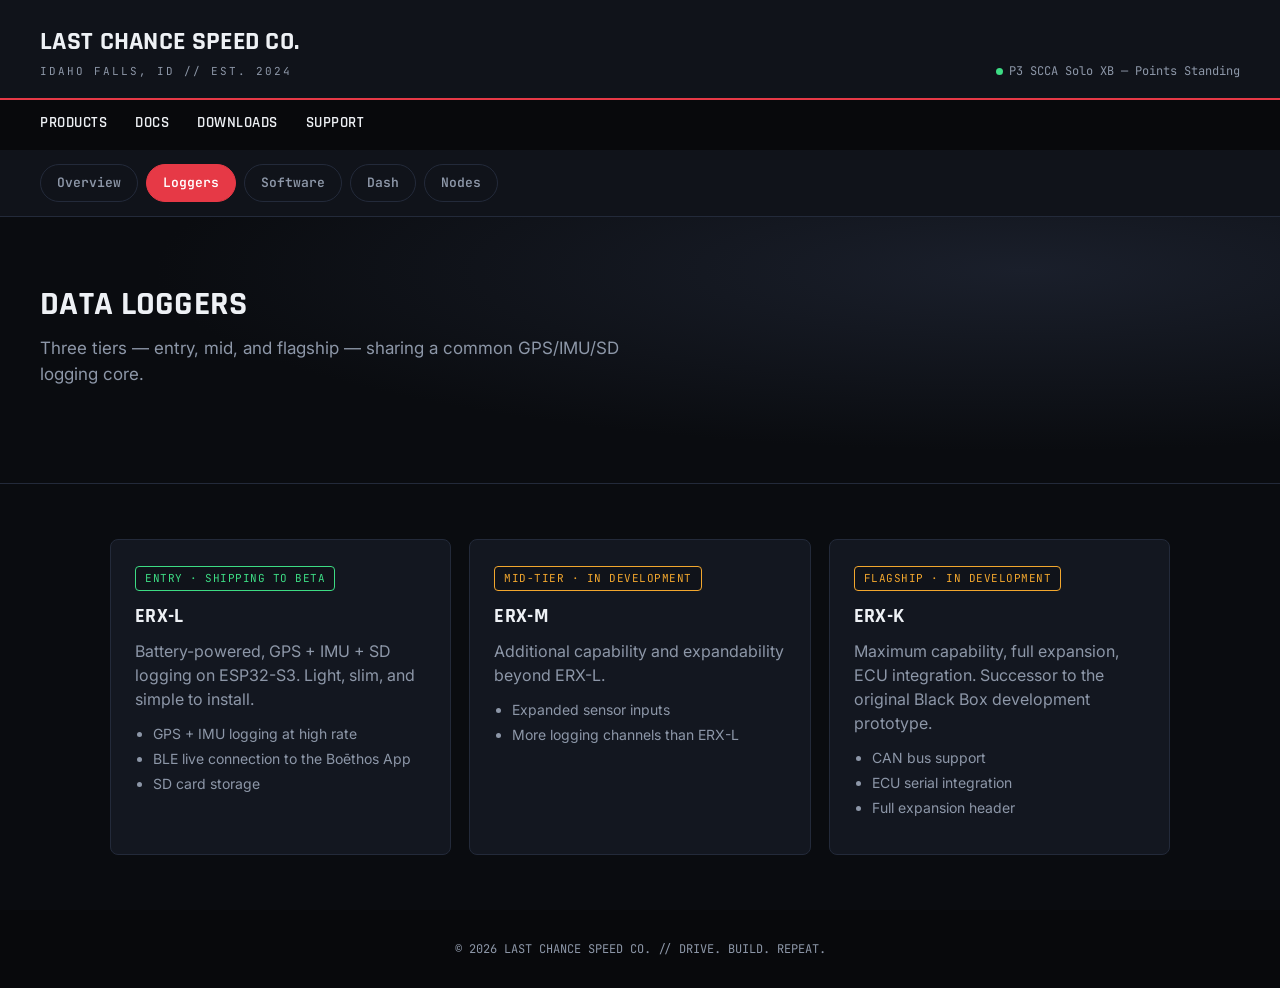
<file: loggers.html>
<!DOCTYPE html>
<html lang="en">
<head>
  <meta charset="UTF-8" />
  <meta name="viewport" content="width=device-width, initial-scale=1.0" />
  <title>Loggers — Last Chance Speed Co.</title>
  <link rel="preconnect" href="https://fonts.googleapis.com">
  <link rel="preconnect" href="https://fonts.gstatic.com" crossorigin>
  <link href="https://fonts.googleapis.com/css2?family=Rajdhani:wght@500;600;700&family=Inter:wght@400;500;600&family=JetBrains+Mono:wght@400;500&display=swap" rel="stylesheet">

  <style>
    :root {
      --bg: #0a0c10;
      --bg-raised: #10131a;
      --panel: #131720;
      --panel-border: #232a3a;
      --text: #eef1f5;
      --text-dim: #8d97a8;
      --accent: #e63946;
      --accent-dim: #7a2027;
      --amber: #f2a72e;
      --green: #3ddc84;
      --radius: 8px;
    }

    * { box-sizing: border-box; }

    body {
      margin: 0;
      font-family: 'Inter', sans-serif;
      background: var(--bg);
      color: var(--text);
      line-height: 1.5;
    }

    h1, h2, h3, .display {
      font-family: 'Rajdhani', sans-serif;
      font-weight: 700;
      letter-spacing: 0.3px;
      text-transform: uppercase;
    }

    .mono {
      font-family: 'JetBrains Mono', monospace;
    }

    header.site-header {
      display: flex;
      justify-content: space-between;
      align-items: flex-end;
      padding: 22px 40px 18px;
      background: var(--bg-raised);
      border-bottom: 2px solid var(--accent);
    }

    header.site-header a.brand {
      color: inherit;
      text-decoration: none;
    }

    header.site-header h1 {
      margin: 0;
      font-size: 26px;
    }

    header.site-header .eyebrow {
      margin: 2px 0 0;
      font-size: 11px;
      letter-spacing: 2px;
      color: var(--text-dim);
      font-family: 'JetBrains Mono', monospace;
      text-transform: uppercase;
    }

    header.site-header .status {
      text-align: right;
      font-family: 'JetBrains Mono', monospace;
      font-size: 12px;
      color: var(--text-dim);
    }

    header.site-header .status .dot {
      display: inline-block;
      width: 7px;
      height: 7px;
      border-radius: 50%;
      background: var(--green);
      margin-right: 6px;
      animation: pulse 2s infinite;
    }

    @keyframes pulse {
      0%, 100% { opacity: 1; }
      50% { opacity: 0.35; }
    }

    nav.main-nav {
      background: #08090c;
      padding: 12px 40px;
      display: flex;
      gap: 28px;
    }

    nav.main-nav a {
      color: var(--text);
      text-decoration: none;
      font-family: 'Rajdhani', sans-serif;
      font-weight: 600;
      font-size: 15px;
      letter-spacing: 0.5px;
      text-transform: uppercase;
      border-bottom: 2px solid transparent;
      padding-bottom: 2px;
    }

    nav.main-nav a:hover { border-color: var(--accent); }

    .subnav {
      background: var(--bg-raised);
      padding: 14px 40px;
      border-bottom: 1px solid var(--panel-border);
      display: flex;
      gap: 8px;
      flex-wrap: wrap;
    }

    .subnav a {
      color: var(--text-dim);
      text-decoration: none;
      font-weight: 600;
      font-size: 13px;
      font-family: 'JetBrains Mono', monospace;
      padding: 8px 16px;
      border-radius: 20px;
      border: 1px solid var(--panel-border);
    }

    .subnav a:hover { color: var(--text); border-color: var(--accent); }

    .subnav a.active {
      color: #fff;
      background: var(--accent);
      border-color: var(--accent);
    }

    .hero {
      position: relative;
      padding: 70px 40px;
      background: radial-gradient(ellipse at 80% 20%, #1a1f2b 0%, var(--bg) 60%);
      overflow: hidden;
      border-bottom: 1px solid var(--panel-border);
    }

    .hero-inner {
      max-width: 640px;
      position: relative;
      z-index: 2;
    }

    .hero h2 {
      font-size: 44px;
      line-height: 1.05;
      margin: 0 0 14px;
    }

    .hero.small h2 { font-size: 34px; }

    .hero p {
      font-size: 17px;
      color: var(--text-dim);
      max-width: 620px;
      margin: 0 0 26px;
    }

    .trace {
      position: absolute;
      right: -40px;
      top: 0;
      bottom: 0;
      width: 60%;
      max-width: 640px;
      opacity: 0.9;
      z-index: 1;
    }

    .trace path.line {
      fill: none;
      stroke: var(--accent);
      stroke-width: 2;
      stroke-dasharray: 1400;
      stroke-dashoffset: 1400;
      animation: draw 3.5s ease-out forwards;
    }

    .trace path.line.alt {
      stroke: var(--green);
      opacity: 0.5;
      animation-delay: 0.3s;
    }

    @keyframes draw {
      to { stroke-dashoffset: 0; }
    }

    .telemetry-readout {
      display: flex;
      gap: 30px;
      margin-top: 4px;
    }

    .telemetry-readout div {
      font-family: 'JetBrains Mono', monospace;
    }

    .telemetry-readout .label {
      font-size: 11px;
      color: var(--text-dim);
      letter-spacing: 1px;
    }

    .telemetry-readout .value {
      font-size: 20px;
      color: var(--text);
      font-weight: 500;
    }

    .telemetry-readout .value.accent { color: var(--accent); }
    .telemetry-readout .value.green { color: var(--green); }

    .button {
      display: inline-block;
      margin-top: 6px;
      margin-right: 12px;
      padding: 13px 24px;
      background: var(--accent);
      color: white;
      text-decoration: none;
      border-radius: var(--radius);
      font-family: 'Rajdhani', sans-serif;
      font-weight: 700;
      letter-spacing: 0.5px;
      text-transform: uppercase;
      font-size: 14px;
      border: 1px solid var(--accent);
    }

    .button.secondary {
      background: transparent;
      color: var(--text);
      border: 1px solid var(--panel-border);
    }

    .button.secondary:hover { border-color: var(--accent); }

    section {
      padding: 55px 40px;
      max-width: 1140px;
      margin: auto;
    }

    section > h2 {
      font-size: 26px;
      margin-bottom: 6px;
    }

    section > .section-sub {
      color: var(--text-dim);
      max-width: 640px;
      margin: 0 0 30px;
    }

    .cards {
      display: grid;
      grid-template-columns: repeat(auto-fit, minmax(260px, 1fr));
      gap: 18px;
    }

    .card {
      background: var(--panel);
      padding: 24px;
      border-radius: var(--radius);
      border: 1px solid var(--panel-border);
      transition: border-color 0.15s;
    }

    .card:hover { border-color: var(--accent-dim); }

    .card h3 {
      margin: 6px 0 8px;
      font-size: 20px;
    }

    .card p { color: var(--text-dim); margin: 0 0 12px; }

    .card ul {
      color: var(--text-dim);
      padding-left: 18px;
      margin: 12px 0;
      font-size: 14px;
    }

    .card ul li { margin-bottom: 4px; }

    .tag {
      display: inline-block;
      padding: 3px 9px;
      background: var(--bg-raised);
      color: var(--text-dim);
      border: 1px solid var(--panel-border);
      border-radius: 4px;
      font-family: 'JetBrains Mono', monospace;
      font-size: 11px;
      letter-spacing: 0.5px;
      text-transform: uppercase;
      margin-bottom: 4px;
    }

    .tag.live { color: var(--green); border-color: var(--green); }
    .tag.dev { color: var(--amber); border-color: var(--amber); }

    .beta-section {
      background: linear-gradient(135deg, #171214, #0d0f14);
      border-top: 1px solid var(--panel-border);
      border-bottom: 1px solid var(--panel-border);
    }

    .beta-grid {
      display: grid;
      grid-template-columns: 1fr 1fr;
      gap: 40px;
      align-items: start;
    }

    @media (max-width: 780px) {
      .beta-grid { grid-template-columns: 1fr; }
      .trace { display: none; }
      .hero h2 { font-size: 32px; }
    }

    .beta-copy h2 { font-size: 28px; margin-bottom: 10px; }
    .beta-copy p { color: var(--text-dim); }

    .beta-copy ul {
      color: var(--text-dim);
      padding-left: 18px;
      margin: 18px 0;
    }
    .beta-copy ul li { margin-bottom: 6px; }

    form.beta-form {
      background: var(--panel);
      border: 1px solid var(--panel-border);
      border-radius: var(--radius);
      padding: 26px;
    }

    form.beta-form label {
      display: block;
      font-family: 'JetBrains Mono', monospace;
      font-size: 11px;
      letter-spacing: 1px;
      text-transform: uppercase;
      color: var(--text-dim);
      margin: 14px 0 6px;
    }

    form.beta-form label:first-child { margin-top: 0; }

    form.beta-form input,
    form.beta-form select,
    form.beta-form textarea {
      width: 100%;
      background: var(--bg-raised);
      border: 1px solid var(--panel-border);
      border-radius: 6px;
      color: var(--text);
      padding: 10px 12px;
      font-family: 'Inter', sans-serif;
      font-size: 14px;
    }

    form.beta-form textarea { resize: vertical; min-height: 70px; }

    form.beta-form input:focus,
    form.beta-form select:focus,
    form.beta-form textarea:focus {
      outline: none;
      border-color: var(--accent);
    }

    form.beta-form button {
      margin-top: 20px;
      width: 100%;
      padding: 13px;
      background: var(--accent);
      color: white;
      border: none;
      border-radius: var(--radius);
      font-family: 'Rajdhani', sans-serif;
      font-weight: 700;
      letter-spacing: 0.5px;
      text-transform: uppercase;
      font-size: 15px;
      cursor: pointer;
    }

    form.beta-form button:hover { background: #d12d3a; }

    .form-note {
      font-size: 12px;
      color: var(--text-dim);
      margin-top: 12px;
    }

    footer {
      text-align: center;
      padding: 30px;
      background: #08090c;
      color: var(--text-dim);
      font-family: 'JetBrains Mono', monospace;
      font-size: 12px;
    }
  </style>
</head>

<body>

  <header class="site-header">
    <a class="brand" href="index.html">
      <h1>Last Chance Speed Co.</h1>
      <p class="eyebrow">Idaho Falls, ID // Est. 2024</p>
    </a>
    <div class="status">
      <span class="dot"></span>P3 SCCA Solo XB &mdash; Points Standing
    </div>
  </header>

  <nav class="main-nav">
    <a href="products.html">Products</a>
    <a href="index.html#docs">Docs</a>
    <a href="index.html#downloads">Downloads</a>
    <a href="index.html#support">Support</a>
  </nav>
  <div class="subnav">
    <a href="products.html">Overview</a>
    <a href="loggers.html" class="active">Loggers</a>
    <a href="software.html">Software</a>
    <a href="dash.html">Dash</a>
    <a href="nodes.html">Nodes</a>
  </div>

  <div class="hero small">
    <h2>Data Loggers</h2>
    <p>Three tiers &mdash; entry, mid, and flagship &mdash; sharing a common GPS/IMU/SD logging core.</p>
  </div>

  <section>
    <div class="cards">
      <div class="card">
        <span class="tag live">Entry &middot; Shipping to Beta</span>
        <h3>ERX-L</h3>
        <p>Battery-powered, GPS + IMU + SD logging on ESP32-S3. Light, slim, and simple to install.</p>
        <ul>
          <li>GPS + IMU logging at high rate</li>
          <li>BLE live connection to the Bo&#275;thos App</li>
          <li>SD card storage</li>
        </ul>
      </div>
      <div class="card">
        <span class="tag dev">Mid-tier &middot; In Development</span>
        <h3>ERX-M</h3>
        <p>Additional capability and expandability beyond ERX-L.</p>
        <ul>
          <li>Expanded sensor inputs</li>
          <li>More logging channels than ERX-L</li>
        </ul>
      </div>
      <div class="card">
        <span class="tag dev">Flagship &middot; In Development</span>
        <h3>ERX-K</h3>
        <p>Maximum capability, full expansion, ECU integration. Successor to the original Black Box development prototype.</p>
        <ul>
          <li>CAN bus support</li>
          <li>ECU serial integration</li>
          <li>Full expansion header</li>
        </ul>
      </div>
    </div>
  </section>

  <footer>
    &copy; 2026 LAST CHANCE SPEED CO. // DRIVE. BUILD. REPEAT.
  </footer>

</body>
</html>
</file>
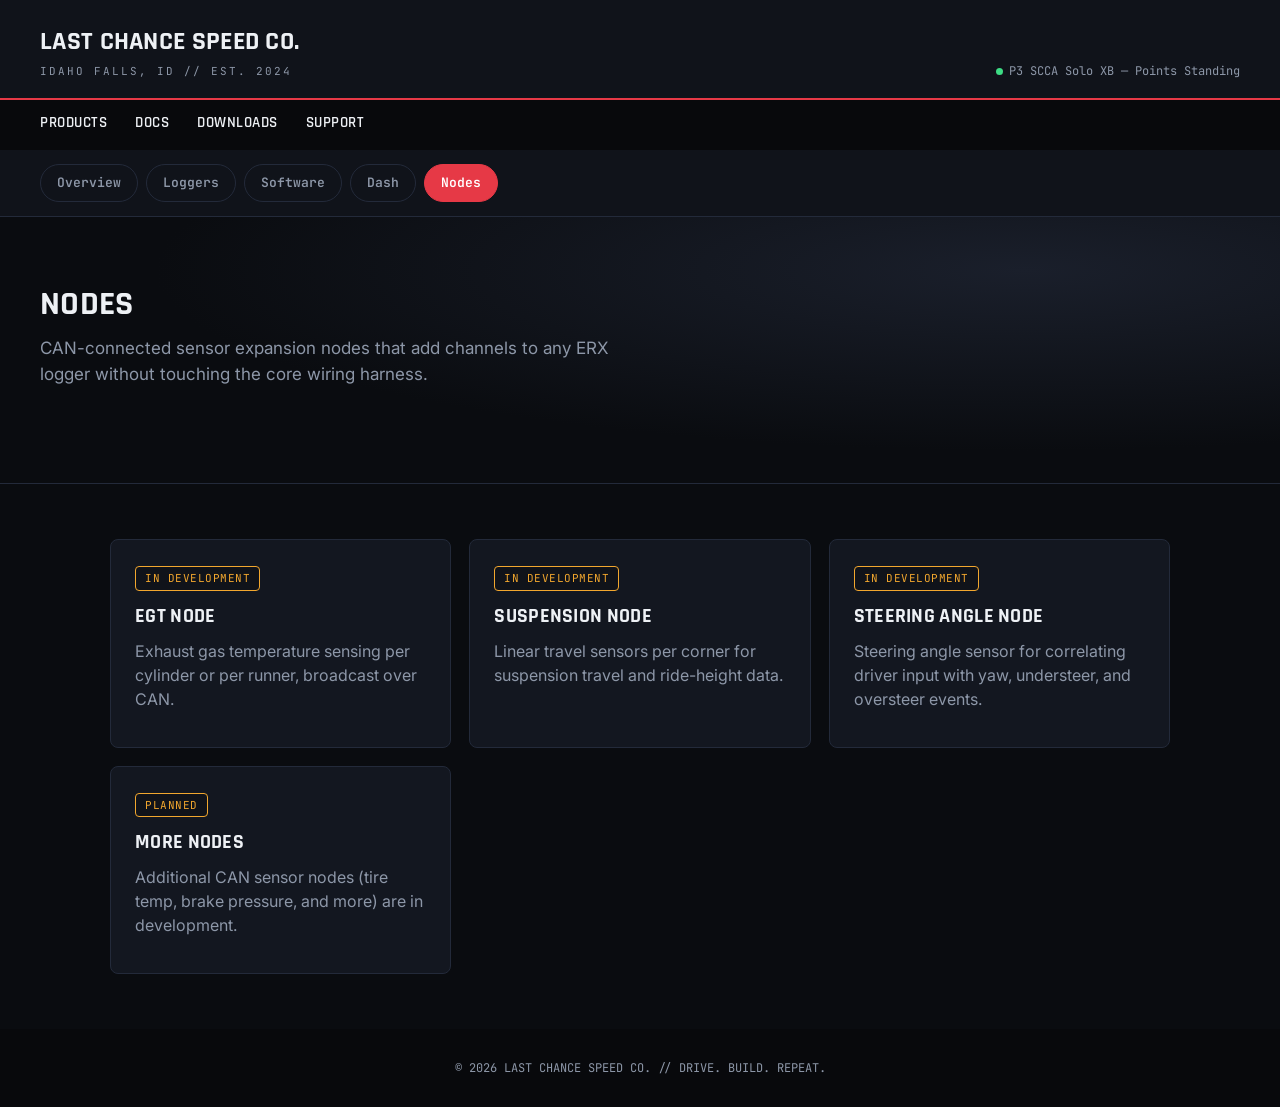
<file: nodes.html>
<!DOCTYPE html>
<html lang="en">
<head>
  <meta charset="UTF-8" />
  <meta name="viewport" content="width=device-width, initial-scale=1.0" />
  <title>Nodes — Last Chance Speed Co.</title>
  <link rel="preconnect" href="https://fonts.googleapis.com">
  <link rel="preconnect" href="https://fonts.gstatic.com" crossorigin>
  <link href="https://fonts.googleapis.com/css2?family=Rajdhani:wght@500;600;700&family=Inter:wght@400;500;600&family=JetBrains+Mono:wght@400;500&display=swap" rel="stylesheet">

  <style>
    :root {
      --bg: #0a0c10;
      --bg-raised: #10131a;
      --panel: #131720;
      --panel-border: #232a3a;
      --text: #eef1f5;
      --text-dim: #8d97a8;
      --accent: #e63946;
      --accent-dim: #7a2027;
      --amber: #f2a72e;
      --green: #3ddc84;
      --radius: 8px;
    }

    * { box-sizing: border-box; }

    body {
      margin: 0;
      font-family: 'Inter', sans-serif;
      background: var(--bg);
      color: var(--text);
      line-height: 1.5;
    }

    h1, h2, h3, .display {
      font-family: 'Rajdhani', sans-serif;
      font-weight: 700;
      letter-spacing: 0.3px;
      text-transform: uppercase;
    }

    .mono {
      font-family: 'JetBrains Mono', monospace;
    }

    header.site-header {
      display: flex;
      justify-content: space-between;
      align-items: flex-end;
      padding: 22px 40px 18px;
      background: var(--bg-raised);
      border-bottom: 2px solid var(--accent);
    }

    header.site-header a.brand {
      color: inherit;
      text-decoration: none;
    }

    header.site-header h1 {
      margin: 0;
      font-size: 26px;
    }

    header.site-header .eyebrow {
      margin: 2px 0 0;
      font-size: 11px;
      letter-spacing: 2px;
      color: var(--text-dim);
      font-family: 'JetBrains Mono', monospace;
      text-transform: uppercase;
    }

    header.site-header .status {
      text-align: right;
      font-family: 'JetBrains Mono', monospace;
      font-size: 12px;
      color: var(--text-dim);
    }

    header.site-header .status .dot {
      display: inline-block;
      width: 7px;
      height: 7px;
      border-radius: 50%;
      background: var(--green);
      margin-right: 6px;
      animation: pulse 2s infinite;
    }

    @keyframes pulse {
      0%, 100% { opacity: 1; }
      50% { opacity: 0.35; }
    }

    nav.main-nav {
      background: #08090c;
      padding: 12px 40px;
      display: flex;
      gap: 28px;
    }

    nav.main-nav a {
      color: var(--text);
      text-decoration: none;
      font-family: 'Rajdhani', sans-serif;
      font-weight: 600;
      font-size: 15px;
      letter-spacing: 0.5px;
      text-transform: uppercase;
      border-bottom: 2px solid transparent;
      padding-bottom: 2px;
    }

    nav.main-nav a:hover { border-color: var(--accent); }

    .subnav {
      background: var(--bg-raised);
      padding: 14px 40px;
      border-bottom: 1px solid var(--panel-border);
      display: flex;
      gap: 8px;
      flex-wrap: wrap;
    }

    .subnav a {
      color: var(--text-dim);
      text-decoration: none;
      font-weight: 600;
      font-size: 13px;
      font-family: 'JetBrains Mono', monospace;
      padding: 8px 16px;
      border-radius: 20px;
      border: 1px solid var(--panel-border);
    }

    .subnav a:hover { color: var(--text); border-color: var(--accent); }

    .subnav a.active {
      color: #fff;
      background: var(--accent);
      border-color: var(--accent);
    }

    .hero {
      position: relative;
      padding: 70px 40px;
      background: radial-gradient(ellipse at 80% 20%, #1a1f2b 0%, var(--bg) 60%);
      overflow: hidden;
      border-bottom: 1px solid var(--panel-border);
    }

    .hero-inner {
      max-width: 640px;
      position: relative;
      z-index: 2;
    }

    .hero h2 {
      font-size: 44px;
      line-height: 1.05;
      margin: 0 0 14px;
    }

    .hero.small h2 { font-size: 34px; }

    .hero p {
      font-size: 17px;
      color: var(--text-dim);
      max-width: 620px;
      margin: 0 0 26px;
    }

    .trace {
      position: absolute;
      right: -40px;
      top: 0;
      bottom: 0;
      width: 60%;
      max-width: 640px;
      opacity: 0.9;
      z-index: 1;
    }

    .trace path.line {
      fill: none;
      stroke: var(--accent);
      stroke-width: 2;
      stroke-dasharray: 1400;
      stroke-dashoffset: 1400;
      animation: draw 3.5s ease-out forwards;
    }

    .trace path.line.alt {
      stroke: var(--green);
      opacity: 0.5;
      animation-delay: 0.3s;
    }

    @keyframes draw {
      to { stroke-dashoffset: 0; }
    }

    .telemetry-readout {
      display: flex;
      gap: 30px;
      margin-top: 4px;
    }

    .telemetry-readout div {
      font-family: 'JetBrains Mono', monospace;
    }

    .telemetry-readout .label {
      font-size: 11px;
      color: var(--text-dim);
      letter-spacing: 1px;
    }

    .telemetry-readout .value {
      font-size: 20px;
      color: var(--text);
      font-weight: 500;
    }

    .telemetry-readout .value.accent { color: var(--accent); }
    .telemetry-readout .value.green { color: var(--green); }

    .button {
      display: inline-block;
      margin-top: 6px;
      margin-right: 12px;
      padding: 13px 24px;
      background: var(--accent);
      color: white;
      text-decoration: none;
      border-radius: var(--radius);
      font-family: 'Rajdhani', sans-serif;
      font-weight: 700;
      letter-spacing: 0.5px;
      text-transform: uppercase;
      font-size: 14px;
      border: 1px solid var(--accent);
    }

    .button.secondary {
      background: transparent;
      color: var(--text);
      border: 1px solid var(--panel-border);
    }

    .button.secondary:hover { border-color: var(--accent); }

    section {
      padding: 55px 40px;
      max-width: 1140px;
      margin: auto;
    }

    section > h2 {
      font-size: 26px;
      margin-bottom: 6px;
    }

    section > .section-sub {
      color: var(--text-dim);
      max-width: 640px;
      margin: 0 0 30px;
    }

    .cards {
      display: grid;
      grid-template-columns: repeat(auto-fit, minmax(260px, 1fr));
      gap: 18px;
    }

    .card {
      background: var(--panel);
      padding: 24px;
      border-radius: var(--radius);
      border: 1px solid var(--panel-border);
      transition: border-color 0.15s;
    }

    .card:hover { border-color: var(--accent-dim); }

    .card h3 {
      margin: 6px 0 8px;
      font-size: 20px;
    }

    .card p { color: var(--text-dim); margin: 0 0 12px; }

    .card ul {
      color: var(--text-dim);
      padding-left: 18px;
      margin: 12px 0;
      font-size: 14px;
    }

    .card ul li { margin-bottom: 4px; }

    .tag {
      display: inline-block;
      padding: 3px 9px;
      background: var(--bg-raised);
      color: var(--text-dim);
      border: 1px solid var(--panel-border);
      border-radius: 4px;
      font-family: 'JetBrains Mono', monospace;
      font-size: 11px;
      letter-spacing: 0.5px;
      text-transform: uppercase;
      margin-bottom: 4px;
    }

    .tag.live { color: var(--green); border-color: var(--green); }
    .tag.dev { color: var(--amber); border-color: var(--amber); }

    .beta-section {
      background: linear-gradient(135deg, #171214, #0d0f14);
      border-top: 1px solid var(--panel-border);
      border-bottom: 1px solid var(--panel-border);
    }

    .beta-grid {
      display: grid;
      grid-template-columns: 1fr 1fr;
      gap: 40px;
      align-items: start;
    }

    @media (max-width: 780px) {
      .beta-grid { grid-template-columns: 1fr; }
      .trace { display: none; }
      .hero h2 { font-size: 32px; }
    }

    .beta-copy h2 { font-size: 28px; margin-bottom: 10px; }
    .beta-copy p { color: var(--text-dim); }

    .beta-copy ul {
      color: var(--text-dim);
      padding-left: 18px;
      margin: 18px 0;
    }
    .beta-copy ul li { margin-bottom: 6px; }

    form.beta-form {
      background: var(--panel);
      border: 1px solid var(--panel-border);
      border-radius: var(--radius);
      padding: 26px;
    }

    form.beta-form label {
      display: block;
      font-family: 'JetBrains Mono', monospace;
      font-size: 11px;
      letter-spacing: 1px;
      text-transform: uppercase;
      color: var(--text-dim);
      margin: 14px 0 6px;
    }

    form.beta-form label:first-child { margin-top: 0; }

    form.beta-form input,
    form.beta-form select,
    form.beta-form textarea {
      width: 100%;
      background: var(--bg-raised);
      border: 1px solid var(--panel-border);
      border-radius: 6px;
      color: var(--text);
      padding: 10px 12px;
      font-family: 'Inter', sans-serif;
      font-size: 14px;
    }

    form.beta-form textarea { resize: vertical; min-height: 70px; }

    form.beta-form input:focus,
    form.beta-form select:focus,
    form.beta-form textarea:focus {
      outline: none;
      border-color: var(--accent);
    }

    form.beta-form button {
      margin-top: 20px;
      width: 100%;
      padding: 13px;
      background: var(--accent);
      color: white;
      border: none;
      border-radius: var(--radius);
      font-family: 'Rajdhani', sans-serif;
      font-weight: 700;
      letter-spacing: 0.5px;
      text-transform: uppercase;
      font-size: 15px;
      cursor: pointer;
    }

    form.beta-form button:hover { background: #d12d3a; }

    .form-note {
      font-size: 12px;
      color: var(--text-dim);
      margin-top: 12px;
    }

    footer {
      text-align: center;
      padding: 30px;
      background: #08090c;
      color: var(--text-dim);
      font-family: 'JetBrains Mono', monospace;
      font-size: 12px;
    }
  </style>
</head>

<body>

  <header class="site-header">
    <a class="brand" href="index.html">
      <h1>Last Chance Speed Co.</h1>
      <p class="eyebrow">Idaho Falls, ID // Est. 2024</p>
    </a>
    <div class="status">
      <span class="dot"></span>P3 SCCA Solo XB &mdash; Points Standing
    </div>
  </header>

  <nav class="main-nav">
    <a href="products.html">Products</a>
    <a href="index.html#docs">Docs</a>
    <a href="index.html#downloads">Downloads</a>
    <a href="index.html#support">Support</a>
  </nav>
  <div class="subnav">
    <a href="products.html">Overview</a>
    <a href="loggers.html">Loggers</a>
    <a href="software.html">Software</a>
    <a href="dash.html">Dash</a>
    <a href="nodes.html" class="active">Nodes</a>
  </div>

  <div class="hero small">
    <h2>Nodes</h2>
    <p>CAN-connected sensor expansion nodes that add channels to any ERX logger without touching the core wiring harness.</p>
  </div>

  <section>
    <div class="cards">
      <div class="card">
        <span class="tag dev">In Development</span>
        <h3>EGT Node</h3>
        <p>Exhaust gas temperature sensing per cylinder or per runner, broadcast over CAN.</p>
      </div>
      <div class="card">
        <span class="tag dev">In Development</span>
        <h3>Suspension Node</h3>
        <p>Linear travel sensors per corner for suspension travel and ride-height data.</p>
      </div>
      <div class="card">
        <span class="tag dev">In Development</span>
        <h3>Steering Angle Node</h3>
        <p>Steering angle sensor for correlating driver input with yaw, understeer, and oversteer events.</p>
      </div>
      <div class="card">
        <span class="tag dev">Planned</span>
        <h3>More Nodes</h3>
        <p>Additional CAN sensor nodes (tire temp, brake pressure, and more) are in development.</p>
      </div>
    </div>
  </section>

  <footer>
    &copy; 2026 LAST CHANCE SPEED CO. // DRIVE. BUILD. REPEAT.
  </footer>

</body>
</html>
</file>
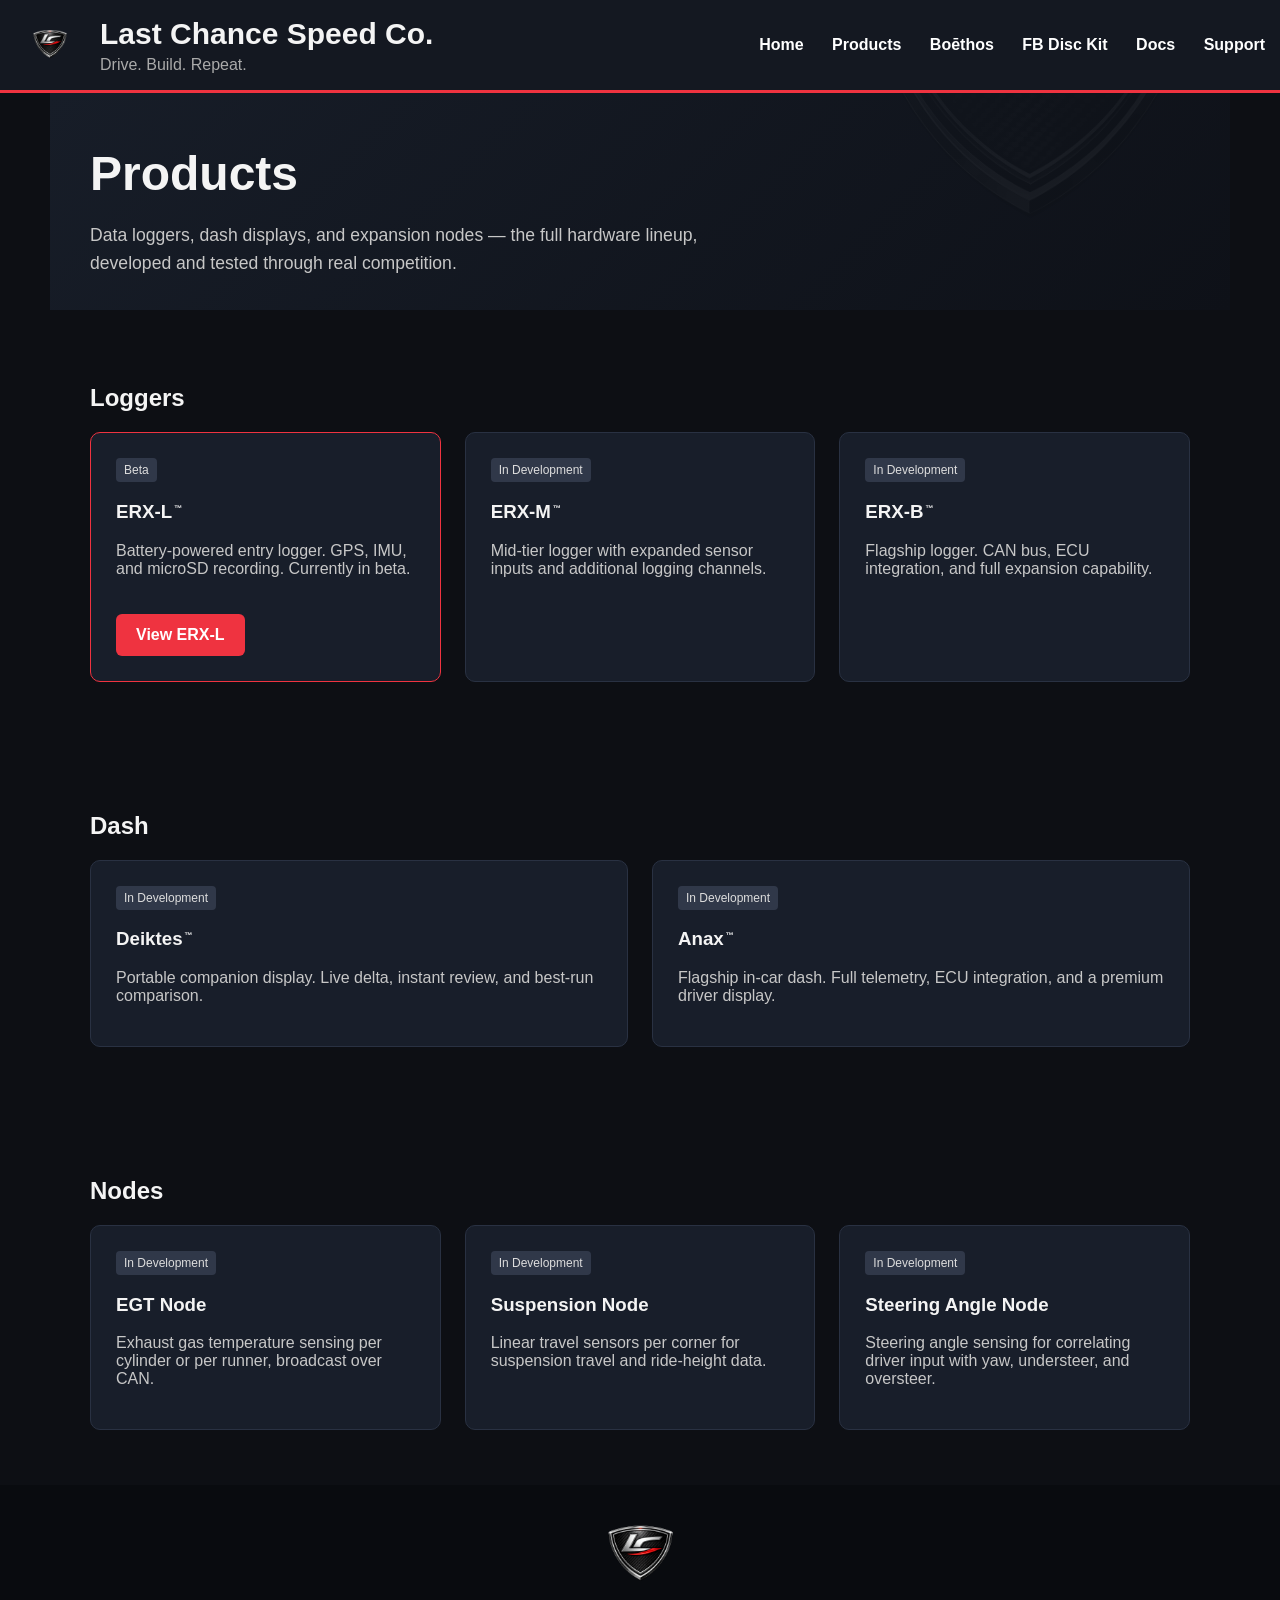
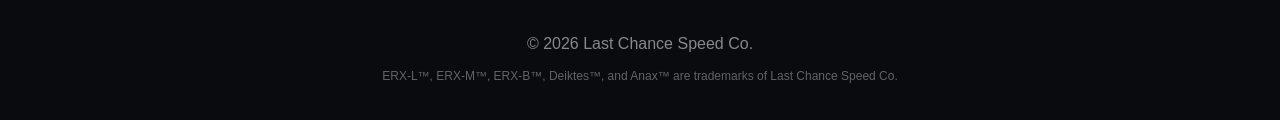
<file: products.html>
<!DOCTYPE html>
<html lang="en">
<head>
  <meta charset="UTF-8" />
  <meta name="viewport" content="width=device-width, initial-scale=1.0" />
  <title>Products | Last Chance Speed Co.</title>
  <link rel="stylesheet" href="style.css" />
</head>

<body>

<header>
  <div class="logo">
    <img src="images/lcsc-logo.png" class="header-logo" alt="LCSC Logo">
    <div>
      <h1>Last Chance Speed Co.</h1>
      <p>Drive. Build. Repeat.</p>
    </div>
  </div>

  <nav>
    <a href="index.html">Home</a>
    <a href="products.html">Products</a>
    <a href="boethos.html">Boēthos</a>
    <a href="fbdisc.html">FB Disc Kit</a>
    <a href="docs.html">Docs</a>
    <a href="index.html#support">Support</a>
  </nav>
</header>

<section class="hero">
  <div class="hero-text">
    <h2>Products</h2>
    <p>
      Data loggers, dash displays, and expansion nodes &mdash; the full hardware
      lineup, developed and tested through real competition.
    </p>
  </div>
</section>

<section id="loggers">
  <h2>Loggers</h2>

  <div class="cards">
    <div class="card featured">
      <span>Beta</span>
      <h3>ERX-L<sup>™</sup></h3>
      <p>Battery-powered entry logger. GPS, IMU, and microSD recording. Currently in beta.</p>
      <a class="button" href="erx-1.html">View ERX-L</a>
    </div>

    <div class="card">
      <span>In Development</span>
      <h3>ERX-M<sup>™</sup></h3>
      <p>Mid-tier logger with expanded sensor inputs and additional logging channels.</p>
    </div>

    <div class="card">
      <span>In Development</span>
      <h3>ERX-B<sup>™</sup></h3>
      <p>Flagship logger. CAN bus, ECU integration, and full expansion capability.</p>
    </div>
  </div>
</section>

<section id="dash">
  <h2>Dash</h2>

  <div class="cards">
    <div class="card">
      <span>In Development</span>
      <h3>Deiktes<sup>™</sup></h3>
      <p>Portable companion display. Live delta, instant review, and best-run comparison.</p>
    </div>

    <div class="card">
      <span>In Development</span>
      <h3>Anax<sup>™</sup></h3>
      <p>Flagship in-car dash. Full telemetry, ECU integration, and a premium driver display.</p>
    </div>
  </div>
</section>

<section id="nodes">
  <h2>Nodes</h2>

  <div class="cards">
    <div class="card">
      <span>In Development</span>
      <h3>EGT Node</h3>
      <p>Exhaust gas temperature sensing per cylinder or per runner, broadcast over CAN.</p>
    </div>

    <div class="card">
      <span>In Development</span>
      <h3>Suspension Node</h3>
      <p>Linear travel sensors per corner for suspension travel and ride-height data.</p>
    </div>

    <div class="card">
      <span>In Development</span>
      <h3>Steering Angle Node</h3>
      <p>Steering angle sensing for correlating driver input with yaw, understeer, and oversteer.</p>
    </div>
  </div>
</section>

<footer>
  <img src="images/lcsc-logo.png" class="footer-logo" alt="LCSC Logo">
  <p>© 2026 Last Chance Speed Co.</p>
  <p class="trademark-line">
    ERX-L™, ERX-M™, ERX-B™, Deiktes™, and Anax™ are trademarks of Last Chance Speed Co.
  </p>
</footer>

</body>
</html>
</file>
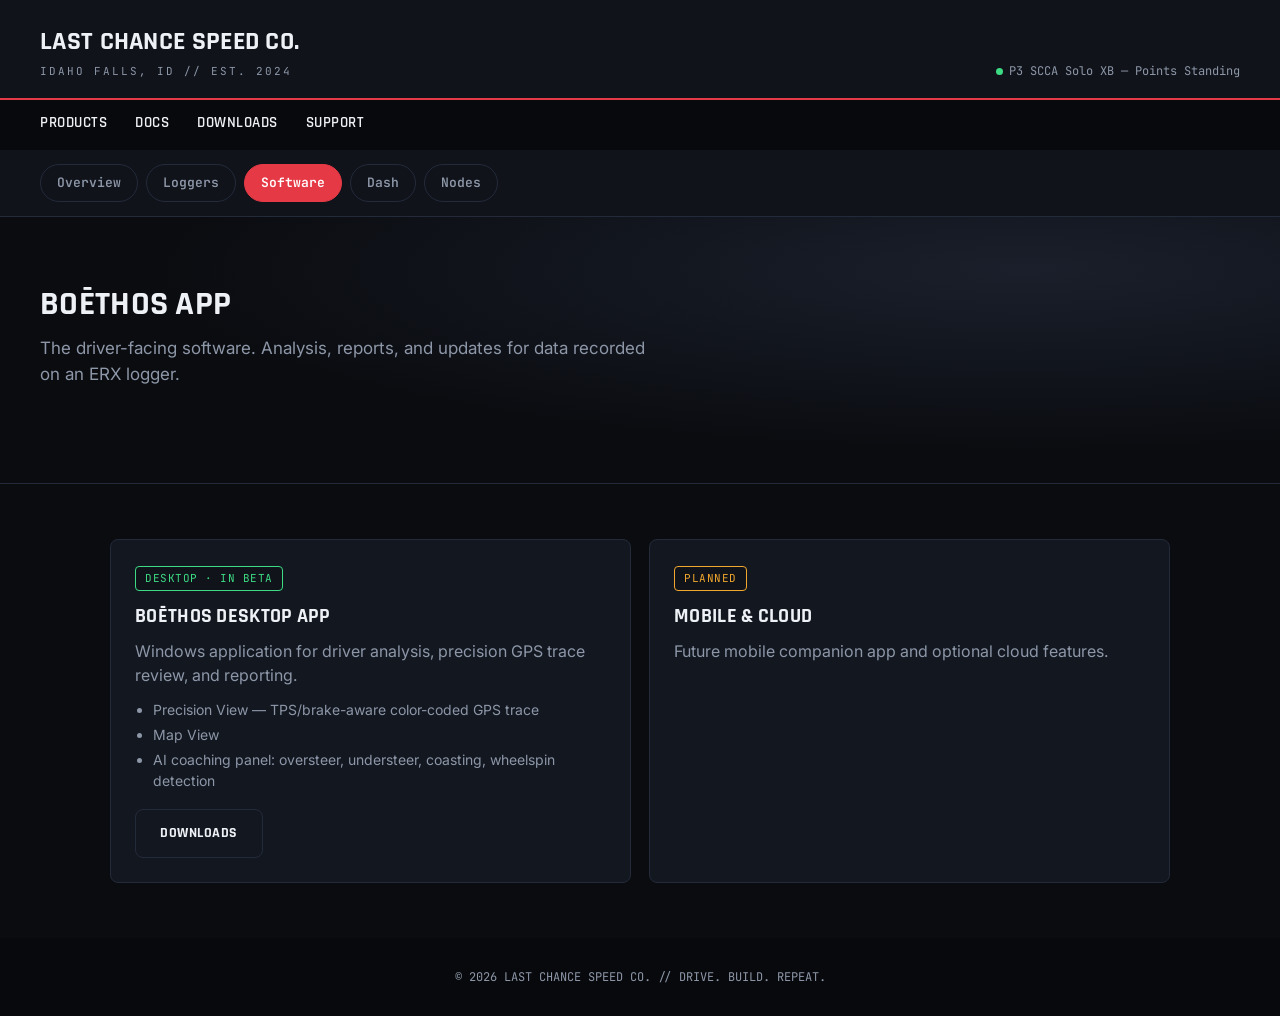
<file: software.html>
<!DOCTYPE html>
<html lang="en">
<head>
  <meta charset="UTF-8" />
  <meta name="viewport" content="width=device-width, initial-scale=1.0" />
  <title>Software — Last Chance Speed Co.</title>
  <link rel="preconnect" href="https://fonts.googleapis.com">
  <link rel="preconnect" href="https://fonts.gstatic.com" crossorigin>
  <link href="https://fonts.googleapis.com/css2?family=Rajdhani:wght@500;600;700&family=Inter:wght@400;500;600&family=JetBrains+Mono:wght@400;500&display=swap" rel="stylesheet">

  <style>
    :root {
      --bg: #0a0c10;
      --bg-raised: #10131a;
      --panel: #131720;
      --panel-border: #232a3a;
      --text: #eef1f5;
      --text-dim: #8d97a8;
      --accent: #e63946;
      --accent-dim: #7a2027;
      --amber: #f2a72e;
      --green: #3ddc84;
      --radius: 8px;
    }

    * { box-sizing: border-box; }

    body {
      margin: 0;
      font-family: 'Inter', sans-serif;
      background: var(--bg);
      color: var(--text);
      line-height: 1.5;
    }

    h1, h2, h3, .display {
      font-family: 'Rajdhani', sans-serif;
      font-weight: 700;
      letter-spacing: 0.3px;
      text-transform: uppercase;
    }

    .mono {
      font-family: 'JetBrains Mono', monospace;
    }

    header.site-header {
      display: flex;
      justify-content: space-between;
      align-items: flex-end;
      padding: 22px 40px 18px;
      background: var(--bg-raised);
      border-bottom: 2px solid var(--accent);
    }

    header.site-header a.brand {
      color: inherit;
      text-decoration: none;
    }

    header.site-header h1 {
      margin: 0;
      font-size: 26px;
    }

    header.site-header .eyebrow {
      margin: 2px 0 0;
      font-size: 11px;
      letter-spacing: 2px;
      color: var(--text-dim);
      font-family: 'JetBrains Mono', monospace;
      text-transform: uppercase;
    }

    header.site-header .status {
      text-align: right;
      font-family: 'JetBrains Mono', monospace;
      font-size: 12px;
      color: var(--text-dim);
    }

    header.site-header .status .dot {
      display: inline-block;
      width: 7px;
      height: 7px;
      border-radius: 50%;
      background: var(--green);
      margin-right: 6px;
      animation: pulse 2s infinite;
    }

    @keyframes pulse {
      0%, 100% { opacity: 1; }
      50% { opacity: 0.35; }
    }

    nav.main-nav {
      background: #08090c;
      padding: 12px 40px;
      display: flex;
      gap: 28px;
    }

    nav.main-nav a {
      color: var(--text);
      text-decoration: none;
      font-family: 'Rajdhani', sans-serif;
      font-weight: 600;
      font-size: 15px;
      letter-spacing: 0.5px;
      text-transform: uppercase;
      border-bottom: 2px solid transparent;
      padding-bottom: 2px;
    }

    nav.main-nav a:hover { border-color: var(--accent); }

    .subnav {
      background: var(--bg-raised);
      padding: 14px 40px;
      border-bottom: 1px solid var(--panel-border);
      display: flex;
      gap: 8px;
      flex-wrap: wrap;
    }

    .subnav a {
      color: var(--text-dim);
      text-decoration: none;
      font-weight: 600;
      font-size: 13px;
      font-family: 'JetBrains Mono', monospace;
      padding: 8px 16px;
      border-radius: 20px;
      border: 1px solid var(--panel-border);
    }

    .subnav a:hover { color: var(--text); border-color: var(--accent); }

    .subnav a.active {
      color: #fff;
      background: var(--accent);
      border-color: var(--accent);
    }

    .hero {
      position: relative;
      padding: 70px 40px;
      background: radial-gradient(ellipse at 80% 20%, #1a1f2b 0%, var(--bg) 60%);
      overflow: hidden;
      border-bottom: 1px solid var(--panel-border);
    }

    .hero-inner {
      max-width: 640px;
      position: relative;
      z-index: 2;
    }

    .hero h2 {
      font-size: 44px;
      line-height: 1.05;
      margin: 0 0 14px;
    }

    .hero.small h2 { font-size: 34px; }

    .hero p {
      font-size: 17px;
      color: var(--text-dim);
      max-width: 620px;
      margin: 0 0 26px;
    }

    .trace {
      position: absolute;
      right: -40px;
      top: 0;
      bottom: 0;
      width: 60%;
      max-width: 640px;
      opacity: 0.9;
      z-index: 1;
    }

    .trace path.line {
      fill: none;
      stroke: var(--accent);
      stroke-width: 2;
      stroke-dasharray: 1400;
      stroke-dashoffset: 1400;
      animation: draw 3.5s ease-out forwards;
    }

    .trace path.line.alt {
      stroke: var(--green);
      opacity: 0.5;
      animation-delay: 0.3s;
    }

    @keyframes draw {
      to { stroke-dashoffset: 0; }
    }

    .telemetry-readout {
      display: flex;
      gap: 30px;
      margin-top: 4px;
    }

    .telemetry-readout div {
      font-family: 'JetBrains Mono', monospace;
    }

    .telemetry-readout .label {
      font-size: 11px;
      color: var(--text-dim);
      letter-spacing: 1px;
    }

    .telemetry-readout .value {
      font-size: 20px;
      color: var(--text);
      font-weight: 500;
    }

    .telemetry-readout .value.accent { color: var(--accent); }
    .telemetry-readout .value.green { color: var(--green); }

    .button {
      display: inline-block;
      margin-top: 6px;
      margin-right: 12px;
      padding: 13px 24px;
      background: var(--accent);
      color: white;
      text-decoration: none;
      border-radius: var(--radius);
      font-family: 'Rajdhani', sans-serif;
      font-weight: 700;
      letter-spacing: 0.5px;
      text-transform: uppercase;
      font-size: 14px;
      border: 1px solid var(--accent);
    }

    .button.secondary {
      background: transparent;
      color: var(--text);
      border: 1px solid var(--panel-border);
    }

    .button.secondary:hover { border-color: var(--accent); }

    section {
      padding: 55px 40px;
      max-width: 1140px;
      margin: auto;
    }

    section > h2 {
      font-size: 26px;
      margin-bottom: 6px;
    }

    section > .section-sub {
      color: var(--text-dim);
      max-width: 640px;
      margin: 0 0 30px;
    }

    .cards {
      display: grid;
      grid-template-columns: repeat(auto-fit, minmax(260px, 1fr));
      gap: 18px;
    }

    .card {
      background: var(--panel);
      padding: 24px;
      border-radius: var(--radius);
      border: 1px solid var(--panel-border);
      transition: border-color 0.15s;
    }

    .card:hover { border-color: var(--accent-dim); }

    .card h3 {
      margin: 6px 0 8px;
      font-size: 20px;
    }

    .card p { color: var(--text-dim); margin: 0 0 12px; }

    .card ul {
      color: var(--text-dim);
      padding-left: 18px;
      margin: 12px 0;
      font-size: 14px;
    }

    .card ul li { margin-bottom: 4px; }

    .tag {
      display: inline-block;
      padding: 3px 9px;
      background: var(--bg-raised);
      color: var(--text-dim);
      border: 1px solid var(--panel-border);
      border-radius: 4px;
      font-family: 'JetBrains Mono', monospace;
      font-size: 11px;
      letter-spacing: 0.5px;
      text-transform: uppercase;
      margin-bottom: 4px;
    }

    .tag.live { color: var(--green); border-color: var(--green); }
    .tag.dev { color: var(--amber); border-color: var(--amber); }

    .beta-section {
      background: linear-gradient(135deg, #171214, #0d0f14);
      border-top: 1px solid var(--panel-border);
      border-bottom: 1px solid var(--panel-border);
    }

    .beta-grid {
      display: grid;
      grid-template-columns: 1fr 1fr;
      gap: 40px;
      align-items: start;
    }

    @media (max-width: 780px) {
      .beta-grid { grid-template-columns: 1fr; }
      .trace { display: none; }
      .hero h2 { font-size: 32px; }
    }

    .beta-copy h2 { font-size: 28px; margin-bottom: 10px; }
    .beta-copy p { color: var(--text-dim); }

    .beta-copy ul {
      color: var(--text-dim);
      padding-left: 18px;
      margin: 18px 0;
    }
    .beta-copy ul li { margin-bottom: 6px; }

    form.beta-form {
      background: var(--panel);
      border: 1px solid var(--panel-border);
      border-radius: var(--radius);
      padding: 26px;
    }

    form.beta-form label {
      display: block;
      font-family: 'JetBrains Mono', monospace;
      font-size: 11px;
      letter-spacing: 1px;
      text-transform: uppercase;
      color: var(--text-dim);
      margin: 14px 0 6px;
    }

    form.beta-form label:first-child { margin-top: 0; }

    form.beta-form input,
    form.beta-form select,
    form.beta-form textarea {
      width: 100%;
      background: var(--bg-raised);
      border: 1px solid var(--panel-border);
      border-radius: 6px;
      color: var(--text);
      padding: 10px 12px;
      font-family: 'Inter', sans-serif;
      font-size: 14px;
    }

    form.beta-form textarea { resize: vertical; min-height: 70px; }

    form.beta-form input:focus,
    form.beta-form select:focus,
    form.beta-form textarea:focus {
      outline: none;
      border-color: var(--accent);
    }

    form.beta-form button {
      margin-top: 20px;
      width: 100%;
      padding: 13px;
      background: var(--accent);
      color: white;
      border: none;
      border-radius: var(--radius);
      font-family: 'Rajdhani', sans-serif;
      font-weight: 700;
      letter-spacing: 0.5px;
      text-transform: uppercase;
      font-size: 15px;
      cursor: pointer;
    }

    form.beta-form button:hover { background: #d12d3a; }

    .form-note {
      font-size: 12px;
      color: var(--text-dim);
      margin-top: 12px;
    }

    footer {
      text-align: center;
      padding: 30px;
      background: #08090c;
      color: var(--text-dim);
      font-family: 'JetBrains Mono', monospace;
      font-size: 12px;
    }
  </style>
</head>

<body>

  <header class="site-header">
    <a class="brand" href="index.html">
      <h1>Last Chance Speed Co.</h1>
      <p class="eyebrow">Idaho Falls, ID // Est. 2024</p>
    </a>
    <div class="status">
      <span class="dot"></span>P3 SCCA Solo XB &mdash; Points Standing
    </div>
  </header>

  <nav class="main-nav">
    <a href="products.html">Products</a>
    <a href="index.html#docs">Docs</a>
    <a href="index.html#downloads">Downloads</a>
    <a href="index.html#support">Support</a>
  </nav>
  <div class="subnav">
    <a href="products.html">Overview</a>
    <a href="loggers.html">Loggers</a>
    <a href="software.html" class="active">Software</a>
    <a href="dash.html">Dash</a>
    <a href="nodes.html">Nodes</a>
  </div>

  <div class="hero small">
    <h2>Bo&#275;thos App</h2>
    <p>The driver-facing software. Analysis, reports, and updates for data recorded on an ERX logger.</p>
  </div>

  <section>
    <div class="cards">
      <div class="card">
        <span class="tag live">Desktop &middot; In Beta</span>
        <h3>Bo&#275;thos Desktop App</h3>
        <p>Windows application for driver analysis, precision GPS trace review, and reporting.</p>
        <ul>
          <li>Precision View &mdash; TPS/brake-aware color-coded GPS trace</li>
          <li>Map View</li>
          <li>AI coaching panel: oversteer, understeer, coasting, wheelspin detection</li>
        </ul>
        <a class="button secondary" href="index.html#downloads">Downloads</a>
      </div>
      <div class="card">
        <span class="tag dev">Planned</span>
        <h3>Mobile &amp; Cloud</h3>
        <p>Future mobile companion app and optional cloud features.</p>
      </div>
    </div>
  </section>

  <footer>
    &copy; 2026 LAST CHANCE SPEED CO. // DRIVE. BUILD. REPEAT.
  </footer>

</body>
</html>
</file>
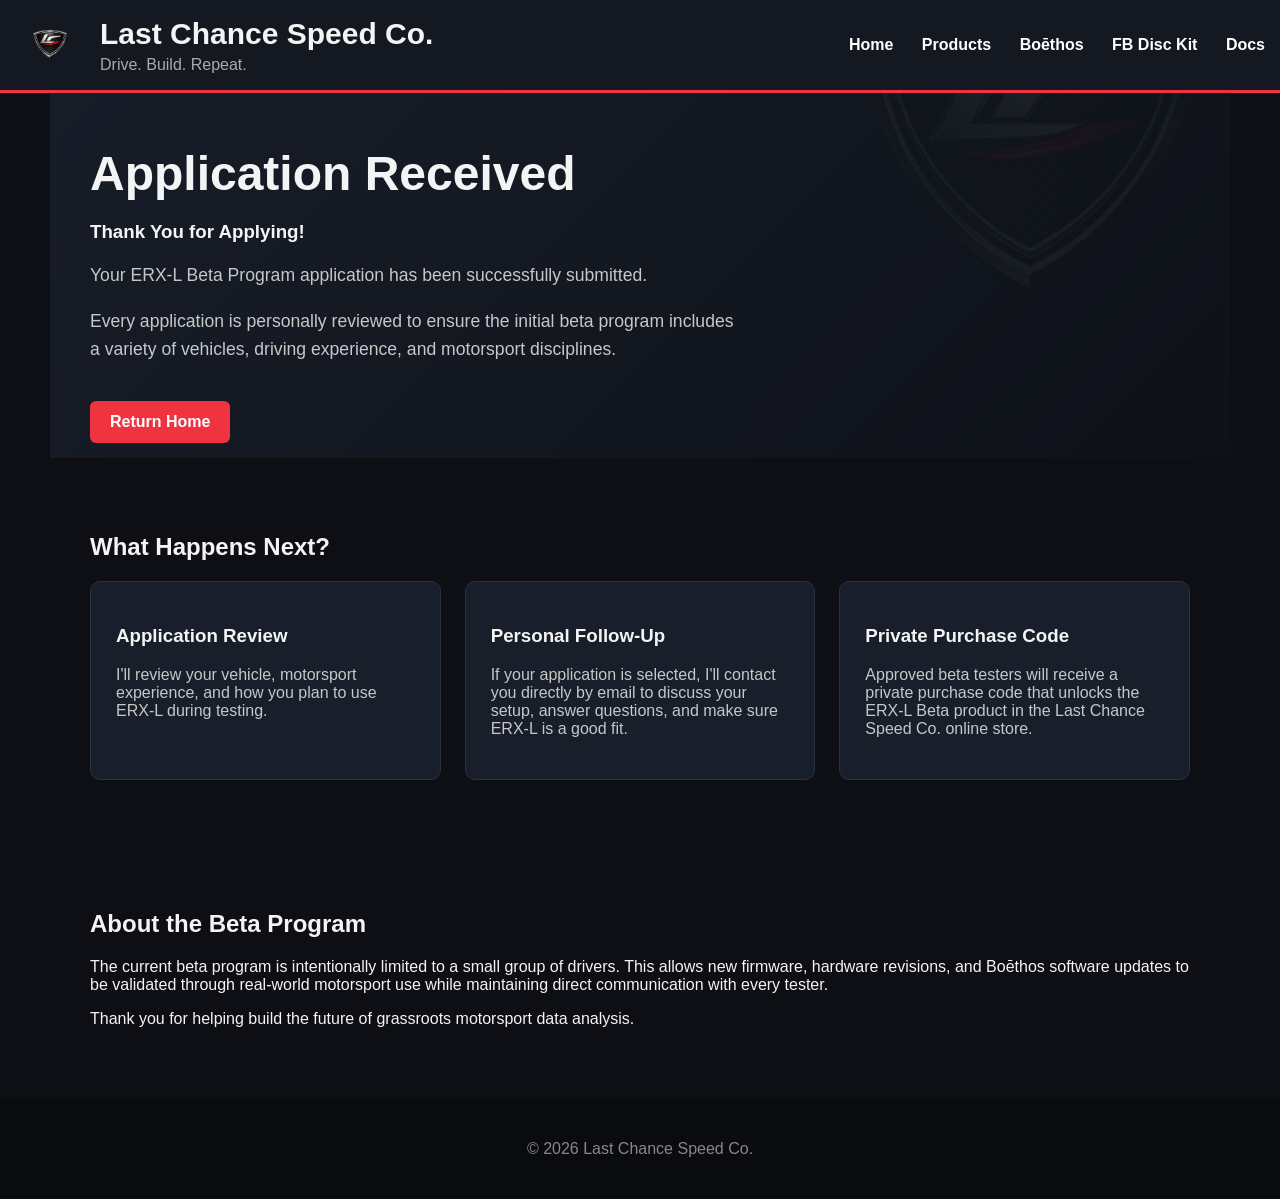
<file: thanks.html>
<!DOCTYPE html>
<html lang="en">
<head>
    <meta charset="UTF-8">
    <meta name="viewport" content="width=device-width, initial-scale=1.0">
    <title>Application Received | Last Chance Speed Co.</title>

    <link rel="stylesheet" href="style.css">
</head>

<body>

<header>
    <div class="logo">
        <img src="images/lcsc-logo.png"
             class="header-logo"
             alt="LCSC Logo">

        <div>
            <h1>Last Chance Speed Co.</h1>
            <p>Drive. Build. Repeat.</p>
        </div>
    </div>

    <nav>
        <a href="index.html">Home</a>
        <a href="products.html">Products</a>
        <a href="boethos.html">Boēthos</a>
        <a href="fbdisc.html">FB Disc Kit</a>
        <a href="docs.html">Docs</a>
    </nav>
</header>

<section class="hero">

    <div class="hero-text">

        <h2>Application Received</h2>

        <h3>Thank You for Applying!</h3>

        <p>
            Your ERX-L Beta Program application has been successfully
            submitted.
        </p>

        <p>
            Every application is personally reviewed to ensure the initial
            beta program includes a variety of vehicles, driving experience,
            and motorsport disciplines.
        </p>

        <a class="button" href="index.html">
            Return Home
        </a>

    </div>

</section>

<section>

    <h2>What Happens Next?</h2>

    <div class="cards">

        <div class="card">
            <h3>Application Review</h3>
            <p>
                I'll review your vehicle, motorsport experience, and how you
                plan to use ERX-L during testing.
            </p>
        </div>

        <div class="card">
            <h3>Personal Follow-Up</h3>
            <p>
                If your application is selected, I'll contact you directly by
                email to discuss your setup, answer questions, and make sure
                ERX-L is a good fit.
            </p>
        </div>

        <div class="card">
            <h3>Private Purchase Code</h3>
            <p>
                Approved beta testers will receive a private purchase code that
                unlocks the ERX-L Beta product in the Last Chance Speed Co.
                online store.
            </p>
        </div>

    </div>

</section>

<section>

    <h2>About the Beta Program</h2>

    <p>
        The current beta program is intentionally limited to a small group of
        drivers. This allows new firmware, hardware revisions, and Boēthos
        software updates to be validated through real-world motorsport use
        while maintaining direct communication with every tester.
    </p>

    <p>
        Thank you for helping build the future of grassroots motorsport data
        analysis.
    </p>

</section>

<footer>
    <p>© 2026 Last Chance Speed Co.</p>
</footer>

</body>
</html>
</file>
<file: style.css>
body {
  margin: 0;
  font-family: Arial, sans-serif;
  background: #0d0f14;
  color: #f4f4f4;
}

header {
  display: flex;
  justify-content: space-between;
  align-items: center;
  background: #141821;
  padding: 10px 15px;
  border-bottom: 3px solid #ef3340;
}

.logo {
  display: flex;
  align-items: center;
  gap: 15px;
}

.header-logo 
    height: 70px;
    width: auto;

    filter:
        drop-shadow(0 0 20px rgba(255,50,50,.45));

    transition: transform .3s ease;
}

.header-logo:hover {
    transform: scale(1.05);
}


.header-logo:hover {
    transform: scale(1.05);
}
.logo h1 {
  margin: 0;
  font-size: 30px;
}

.logo p {
  margin: 5px 0 0;
  color: #aaa;
}

nav a {
  color: white;
  text-decoration: none;
  margin-left: 24px;
  font-weight: bold;
}

nav a:hover {
  color: #ef3340;
}

.hero {
  position: relative;
  overflow: hidden;
  display: flex;
  justify-content: space-between;
  align-items: center;
  padding: 15px 40px;
  background: linear-gradient(135deg, #171d28, #0e1118);
}

.hero::before {
  content: "";
  position: absolute;
  width: 700px;
  height: 700px;
  right: -150px;
  top: 50%;
  transform: translateY(-50%);
  background-image: url("images/lcsc-logo.png");
  background-size: contain;
  background-repeat: no-repeat;
  opacity: .04;
  pointer-events: none;
  z-index: 0;
}

.hero-text,
.hero-image {
  position: relative;
  z-index: 1;
}

.hero-text {
  max-width: 650px;
}

.hero h2 {
  font-size: 48px;
  margin-bottom: 20px;
}

.hero p {
  font-size: 20px;
  color: #c7c7c7;
}

.hero-image {
  width: 500px;
}

.hero-image img {
  width: 100%;
  border-radius: 12px;
  border: 2px solid #293142;
  box-shadow: 0 0 20px rgba(239,51,64,.2);
}

.hero-box {
  background: #181e2a;
  border: 1px solid #303849;
  border-radius: 14px;
  padding: 35px;
  width: 300px;
  box-shadow: 0 0 30px rgba(239, 51, 64, 0.15);
}

.button {
  display: inline-block;
  margin-top: 20px;
  background: #ef3340;
  color: white;
  padding: 12px 20px;
  border-radius: 6px;
  text-decoration: none;
  font-weight: bold;
}

.button:hover {
  background: #ff4a55;
}

section {
  max-width: 1100px;
  margin: auto;
  padding: 55px 40px;
}

.about,
.about-intro,
.about-founder {
  text-align: center;
}

.about p,
.about-intro p,
.about-founder p {
  max-width: 850px;
  margin: 15px auto;
  color: #c7c7c7;
  font-size: 18px;
}

.about-founder {
  background: #111722;
  border-radius: 12px;
}

.image-placeholder {
  height: 220px;
  border: 2px dashed #ef3340;
  border-radius: 14px;
  display: flex;
  align-items: center;
  justify-content: center;
  color: #aaa;
  background: #111722;
  text-align: center;
  padding: 20px;
}

.cards {
  display: grid;
  grid-template-columns: repeat(auto-fit, minmax(260px, 1fr));
  gap: 24px;
}

.card {
  background: #181e2a;
  padding: 25px;
  border-radius: 10px;
  border: 1px solid #293142;
}

.card.featured {
  border-color: #ef3340;
}

.card span {
  display: inline-block;
  font-size: 12px;
  color: #ddd;
  background: #303849;
  padding: 5px 8px;
  border-radius: 4px;
}

.card p,
.dev-log p {
  color: #c7c7c7;
}

.card img {
  width: 100%;
  height: 200px;
  object-fit: cover;
  border-radius: 8px;
  margin-bottom: 15px;
}

.dev-log {
  background: #181e2a;
  padding: 25px;
  margin-bottom: 20px;
  border-left: 4px solid #ef3340;
  border-radius: 8px;
}

.status-grid {
  display: grid;
  grid-template-columns: repeat(auto-fit, minmax(300px, 1fr));
  gap: 24px;
}

.status-card {
  background: #181e2a;
  padding: 25px;
  border-radius: 10px;
  border: 1px solid #293142;
}

.status-card h3 {
  margin-top: 0;
}

.status-card ul {
  list-style: none;
  padding: 0;
  margin: 0;
}

.status-card li {
  padding: 8px 0;
  color: #d5d5d5;
  border-bottom: 1px solid #293142;
}

.status-card li:last-child {
  border-bottom: none;
}

.video-container {
  border-radius: 12px;
  overflow: hidden;
  border: 1px solid #293142;
  box-shadow: 0 0 25px rgba(0,0,0,.35);
}

footer {
  text-align: center;
  background: #090b0f;
  color: #888;
  padding: 25px;
}

.footer-logo {
  height: 90px;
  width: auto;
  margin-bottom: 15px;
}

/* =========================
   BOETHOS SPLASH SCREEN
   ========================= */

#splash-screen {
  position: fixed;
  inset: 0;
  background:
    radial-gradient(circle at center, rgba(130,255,0,.12), transparent 35%),
    radial-gradient(circle at center, rgba(130,255,0,.08), transparent 60%),
    #020402;
  display: flex;
  align-items: center;
  justify-content: center;
  z-index: 9999;
  opacity: 1;
  transition:
    opacity 2.5s ease-in-out,
    visibility 2.5s ease-in-out;
}

.splash-content {
  text-align: center;
}

.splash-content img {
  width: 1200px;
  max-width: 88vw;
  border-radius: 30px;
  filter:
    drop-shadow(0 0 25px rgba(130,255,0,.40))
    drop-shadow(0 0 80px rgba(130,255,0,.25))
    drop-shadow(0 0 140px rgba(130,255,0,.15));
  animation: boethosReveal 2.5s ease-in-out;
}

.splash-content h1,
.splash-content p {
  display: none;
}

.hide-splash {
  opacity: 0;
  visibility: hidden;
}

@keyframes boethosReveal {
  0% {
    opacity: 0;
    transform: scale(.82);
    filter:
      blur(10px)
      drop-shadow(0 0 10px rgba(130,255,0,.15));
  }

  45% {
    opacity: .8;
    transform: scale(.96);
    filter:
      blur(2px)
      drop-shadow(0 0 35px rgba(130,255,0,.35));
  }

  75% {
    opacity: 1;
    transform: scale(1.04);
    filter:
      blur(0)
      drop-shadow(0 0 65px rgba(130,255,0,.60))
      drop-shadow(0 0 130px rgba(130,255,0,.30));
  }

  100% {
    opacity: 1;
    transform: scale(1);
    filter:
      blur(0)
      drop-shadow(0 0 35px rgba(130,255,0,.45))
      drop-shadow(0 0 90px rgba(130,255,0,.25));
  }
}

/* ===========================
   BOETHOS TRANSITION
   =========================== */

body::after {
  content: "";
  position: fixed;
  inset: 0;
  background:
    radial-gradient(
      circle,
      rgba(140,255,0,.35),
      rgba(140,255,0,.10),
      transparent 70%
    );
  opacity: 0;
  pointer-events: none;
  transition: opacity .8s ease;
  z-index: 9998;
}

body.boethos-transition::after {
  opacity: 1;
}

body.boethos-transition {
  animation: boethosFlash .9s ease;
}

@keyframes boethosFlash {
  0% {
    filter: brightness(1);
  }

  40% {
    filter:
      brightness(1.25)
      saturate(1.4);
  }

  100% {
    filter: brightness(1);
  }
}

/* ===========================
   BOETHOS PAGE STYLE
   =========================== */

.boethos-page .hero {
  background: linear-gradient(135deg, #111a11, #081108);
}

.boethos-page .button {
  background: #74ff4d;
  color: #000;
}

.boethos-page .button:hover {
  background: #95ff79;
}

/* Hero Improvements */

.hero h2 {
    font-size: 3rem;
    line-height: 1.1;
    margin-bottom: 20px;
}

.hero p {
    font-size: 1.1rem;
    line-height: 1.6;
}

.hero-buttons {
    display: flex;
    gap: 12px;
    flex-wrap: wrap;
    margin-top: 25px;
}

.button.secondary {
    background: transparent;
    border: 1px solid #ff3b4d;
    color: white;
}

/* Social Sidebar */

.social-sidebar {
  position: fixed;
  left: 20px;
  top: 50%;
  transform: translateY(-50%);

  display: flex;
  flex-direction: column;
  gap: 12px;

  z-index: 1000;
}

/* Social Sidebar */

.social-sidebar {
  position: fixed;
  left: 20px;
  top: 190px;

  display: flex;
  flex-direction: column;
  gap: 12px;

  z-index: 1000;
}

.social-sidebar a {
  width: 150px;

  display: flex;
  align-items: center;
  gap: 8px;

  color: white;
  text-decoration: none;
  font-weight: bold;
  font-size: 14px;

  background: #121826;
  border: 1px solid #ef3340;
  border-radius: 8px;

  padding: 10px 12px;

  box-shadow: 0 0 15px rgba(0,0,0,.35);

  transition: .2s ease;
}

.social-sidebar a:hover {
  background: #ef3340;
  transform: translateX(5px);
}

.social-sidebar span {
  width: 22px;
  text-align: center;
}

@media (max-width: 1200px) {
  .social-sidebar {
    display: none;
  }
}


.button.secondary:hover {
    background: #ff3b4d;
}

.hero-image img {
    width: 100%;
    max-width: 550px;
}

/* Force header logo size on all pages */

header .header-logo {
  width: 70px !important;
  height: 70px !important;
  max-width: 70px !important;
  max-height: 70px !important;
  object-fit: contain !important;
}

sup {
  font-size: 0.45em;
  vertical-align: super;
  margin-left: 2px;
}

.trademark-line {
  font-size: 0.75rem;
  opacity: 0.7;
  margin-top: 6px;
}

.lightbox-img {
  cursor: pointer;
  border-radius: 10px;
  transition: transform 0.25s ease, box-shadow 0.25s ease;
}

.lightbox-img:hover {
  transform: scale(1.03);
  box-shadow: 0 12px 30px rgba(0,0,0,0.45);
}

#lightbox {
  position: fixed;
  inset: 0;
  background: rgba(0,0,0,0.92);
  display: none;
  justify-content: center;
  align-items: center;
  z-index: 99999;
}

#lightbox img {
  max-width: 92%;
  max-height: 92%;
  border-radius: 12px;
}

#lightbox-close {
  position: absolute;
  top: 25px;
  right: 40px;
  color: white;
  font-size: 48px;
  cursor: pointer;
  font-weight: bold;
}

.hero-image img {
  display: block;
  width: 100%;
  max-width: 420px;
  height: auto;
  border-radius: 14px;
}
</file>
